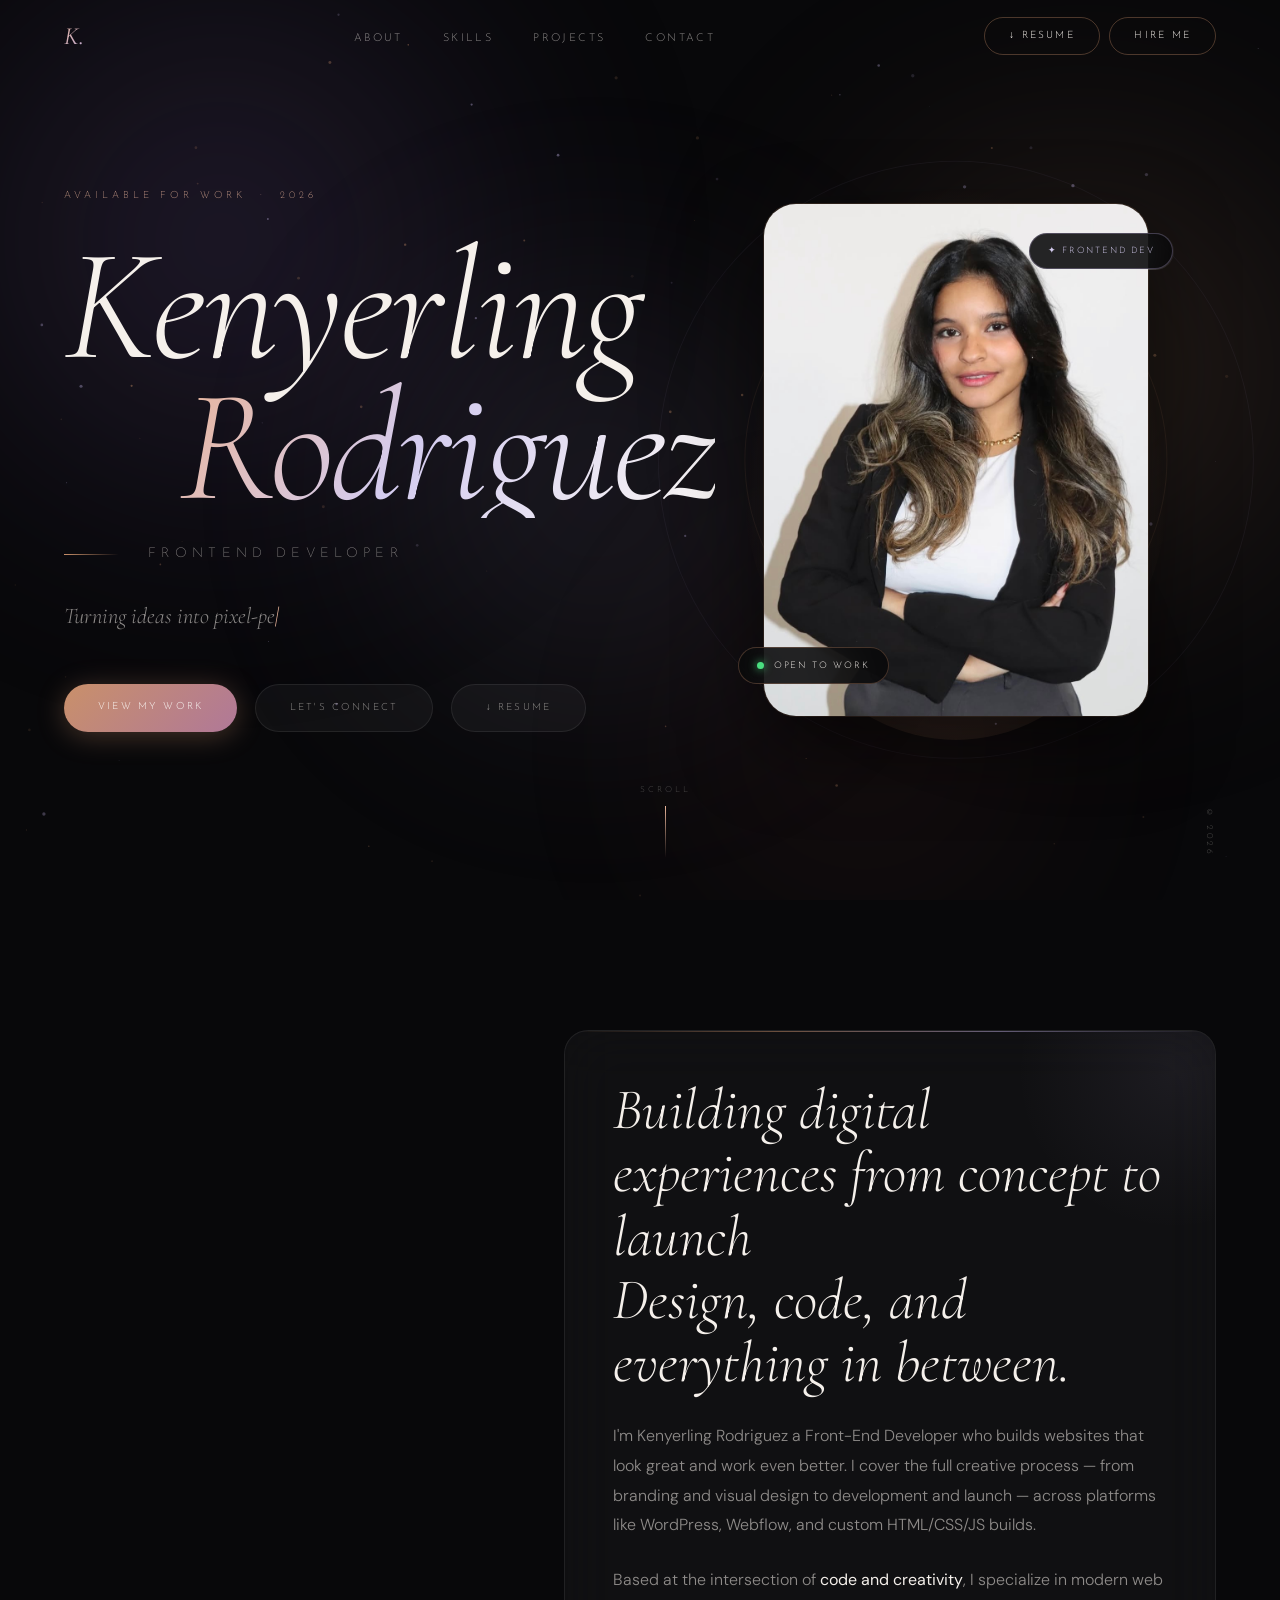
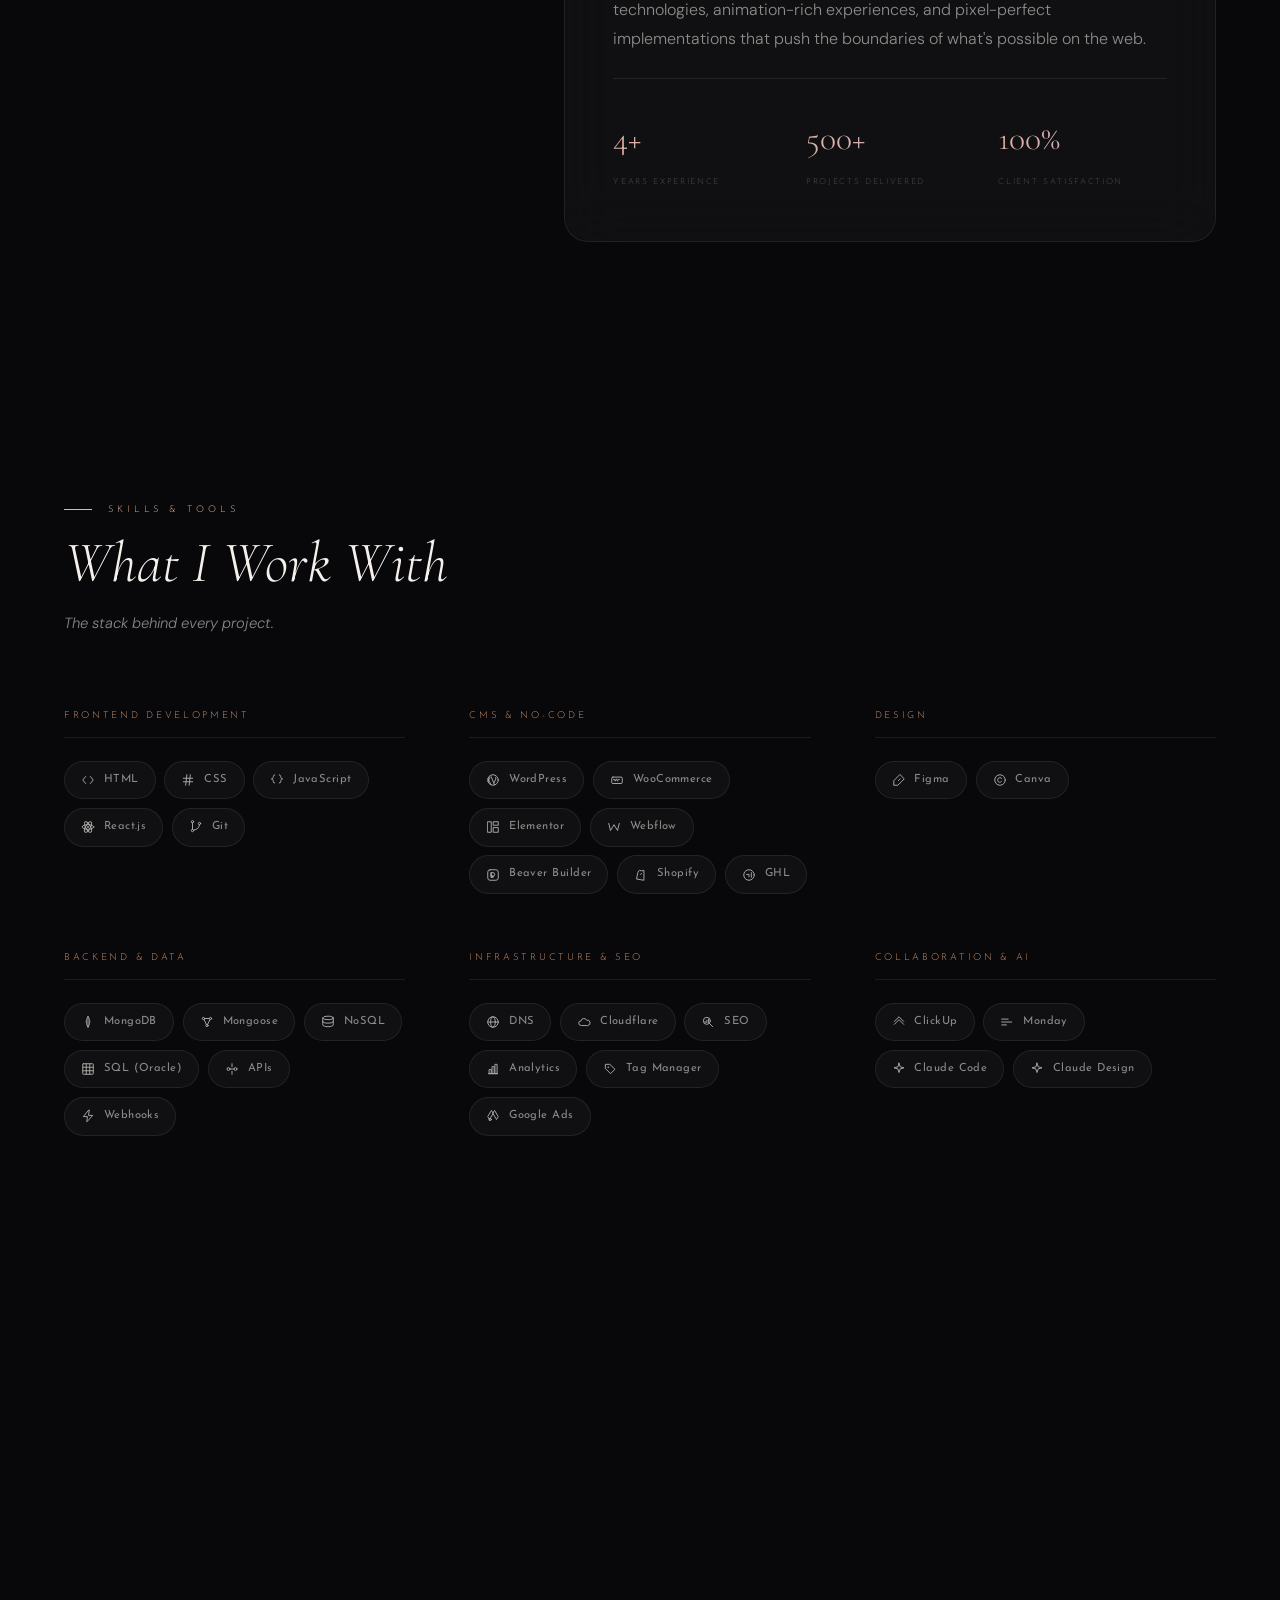
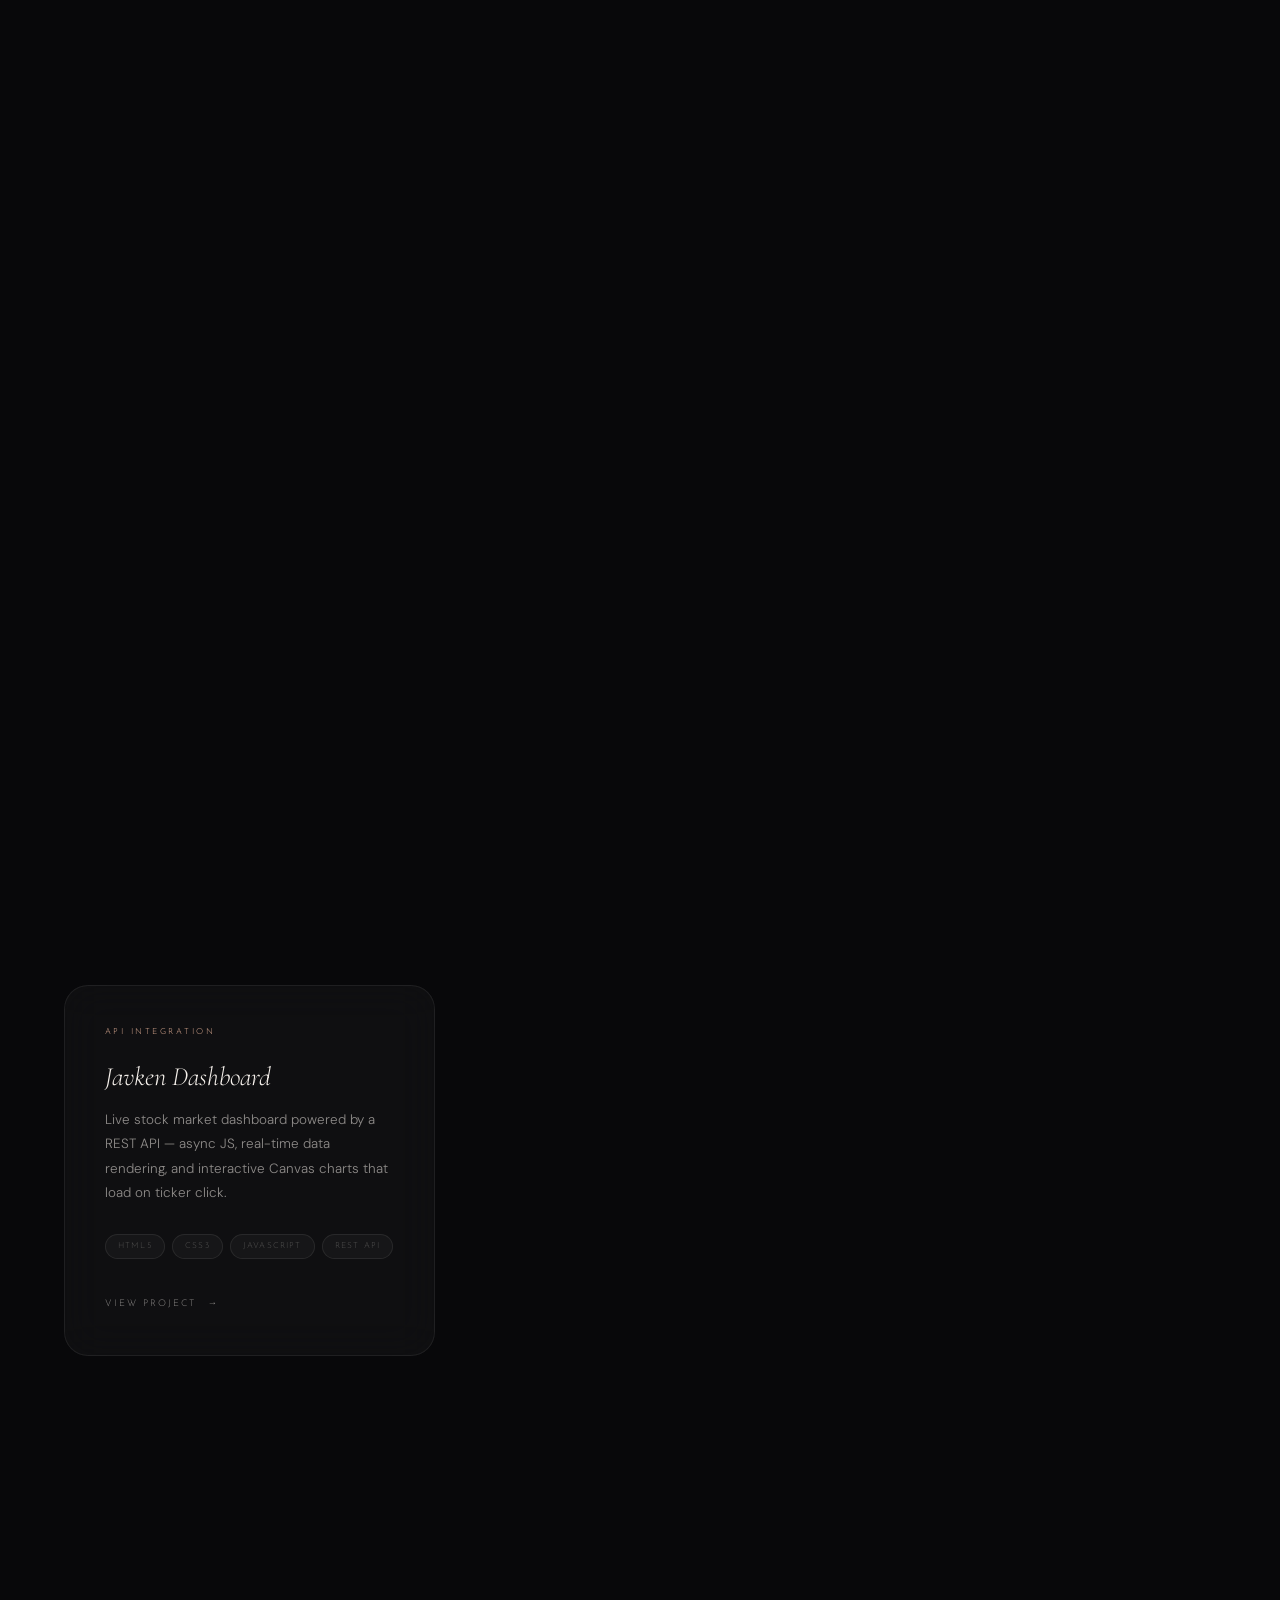
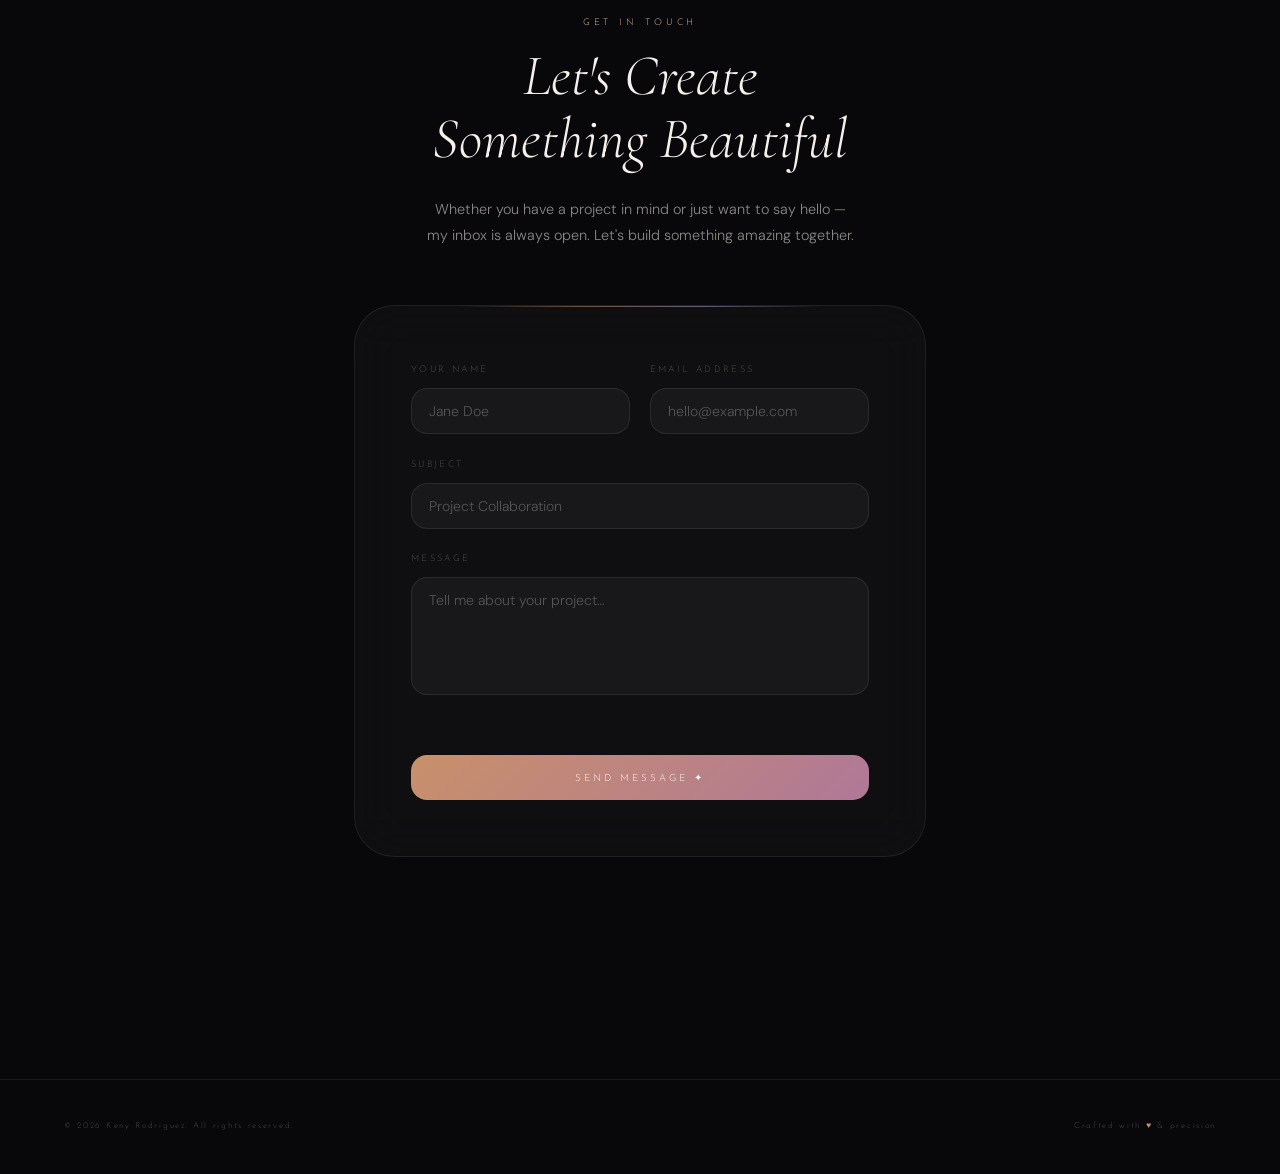
<file: index.html>
<!DOCTYPE html>
<html lang="en">
<head>
  <meta charset="UTF-8" />
  <meta name="viewport" content="width=device-width, initial-scale=1.0" />
  <title>Keny Rodriguez — Frontend Developer</title>
  <link rel="preconnect" href="https://fonts.googleapis.com" />
  <link rel="preconnect" href="https://fonts.gstatic.com" crossorigin />
  <link href="https://fonts.googleapis.com/css2?family=Cormorant:ital,wght@0,300;0,400;0,500;1,300;1,400;1,500;1,600&family=Josefin+Sans:wght@100;200;300;400;600&family=DM+Sans:ital,opsz,wght@0,9..40,300;0,9..40,400;0,9..40,500;1,9..40,300&display=swap" rel="stylesheet" />

  <link rel="stylesheet" href="styles.css?v=2" />

  <!-- PostHog -->
  <script>
    !function(t,e){var o,n,p,r;e.__SV||(window.posthog=e,e._i=[],e.init=function(i,s,a){function g(t,e){var o=e.split(".");2==o.length&&(t=t[o[0]],e=o[1]),t[e]=function(){t.push([e].concat(Array.prototype.slice.call(arguments,0)))}}(p=t.createElement("script")).type="text/javascript",p.crossOrigin="anonymous",p.async=!0,p.src=s.api_host.replace(".i.posthog.com","-assets.i.posthog.com")+"/static/array.js",(r=t.getElementsByTagName("script")[0]).parentNode.insertBefore(p,r);var u=e;for(void 0!==a?u=e[a]=[]:a="posthog",u.people=u.people||[],u.toString=function(t){var e="posthog";return"posthog"!==a&&(e+="."+a),t||(e+=" (stub)"),e},u.people.toString=function(){return u.toString(1)+".people (stub)"},o="init capture register register_once register_for_session unregister unregister_for_session getFeatureFlag getFeatureFlagPayload isFeatureEnabled reloadFeatureFlags updateEarlyAccessFeatureEnrollment getEarlyAccessFeatures on onFeatureFlags onSessionId getSurveys getActiveMatchingSurveys renderSurvey canRenderSurvey getNextSurveyStep identify setPersonProperties group resetGroups setPersonPropertiesForFlags resetPersonPropertiesForFlags setGroupPropertiesForFlags resetGroupPropertiesForFlags reset get_distinct_id getGroups get_session_id get_session_replay_url alias set_config startSessionRecording stopSessionRecording sessionRecordingStarted captureException loadToolbar get_property getSessionProperty createPersonProfile opt_in_capturing opt_out_capturing has_opted_in_capturing has_opted_out_capturing clear_opt_in_out_capturing debug getPageViewId captureTraceFeedback captureTraceMetric".split(" "),n=0;n<o.length;n++)g(u,o[n]);e._i.push([i,s,a])},e.__SV=1)}(document,window.posthog||[]);
    posthog.init('phc_CPDDToW3DamzoTSgzHN8mPrjyf3EPYLUZ7SWWuRMQAAp', {
      api_host: 'https://us.i.posthog.com',
      person_profiles: 'identified_only',
      defaults: '2025-05-24'
    });
  </script>
</head>
<body>

  <!-- Cursor Trail -->
  <canvas class="cursor-trail" id="cursorTrail"></canvas>

  <!-- Aurora -->
  <div class="aurora">
    <div class="blob blob-1"></div>
    <div class="blob blob-2"></div>
    <div class="blob blob-3"></div>
    <div class="blob blob-4"></div>
  </div>

  <!-- Particles -->
  <canvas id="pcv"></canvas>

  <!-- Mobile Menu -->
  <div class="mob-menu" id="mobMenu">
    <button class="mob-close" id="mobClose">✕</button>
    <a href="#about"    onclick="closeMob()">About</a>
    <a href="#skills"   onclick="closeMob()">Skills</a>
    <a href="#projects" onclick="closeMob()">Projects</a>
    <a href="#contact"  onclick="closeMob()">Contact</a>
  </div>

  <!-- Navigation -->
  <nav id="nav">
    <a href="#hero" class="nav-logo">K.</a>
    <ul class="nav-links">
      <li><a href="#about">About</a></li>
      <li><a href="#skills">Skills</a></li>
      <li><a href="#projects">Projects</a></li>
      <li><a href="#contact">Contact</a></li>
    </ul>
    <div style="display:flex;gap:0.6rem;align-items:center;">
      <a href="resume/resume-kenyerling.pdf" download class="nav-btn">↓ Resume</a>
      <a href="#contact" class="nav-btn">Hire Me</a>
    </div>
    <div class="hamburger" id="ham">
      <span></span><span></span><span></span>
    </div>
  </nav>

  <!-- ══ HERO ══ -->
  <section id="hero">

    <!-- Left: Text -->
    <div class="hero-text">
      <p class="hero-eyebrow">Available for work &nbsp;·&nbsp; 2026</p>

      <h1 class="hero-name">
        <span class="hero-name-line">Kenyerling</span>
        <span class="hero-name-line">Rodriguez</span>
      </h1>

      <div class="hero-role-row">
        <div class="hero-divider"></div>
        <span class="hero-role">Frontend Developer</span>
      </div>

      <p class="hero-tagline">
        <span id="tw"></span><span class="tw-cursor">|</span>
      </p>

      <div class="hero-actions">
        <a href="#projects" class="btn-primary"><span>View My Work</span></a>
        <a href="#contact"  class="btn-ghost">Let's Connect</a>
        <a href="resume/resume-kenyerling.pdf" download class="btn-ghost">↓ Resume</a>
      </div>
    </div>

    <!-- Right: Photo -->
    <div class="hero-photo-wrap">
      <div class="deco-ring ring-1"></div>
      <div class="deco-ring ring-2"></div>
      <div class="hero-img-frame">
        <div class="hero-img-glow"></div>
        <img src="/imgs/ken-photo.jpg" alt="Keny Rodriguez"
             class="hero-img"
             onerror="this.style.display='none'" />
        <!-- Floating badge — bottom left -->
        <div class="hero-img-badge">
          <span class="badge-dot"></span>
          <span class="badge-txt">Open to Work</span>
        </div>
        <!-- Floating chip — top right -->
        <div class="hero-img-chip">✦ Frontend Dev</div>
      </div>
    </div>

    <div class="hero-scroll">
      <span class="hero-scroll-txt">Scroll</span>
      <div class="scroll-bar"></div>
    </div>
    <span class="hero-yr">© 2026</span>
  </section>

  <!-- ══ ABOUT ══ -->
  <section id="about">
    <div class="reveal">
      <div class="sec-label">About me</div>
      <div class="about-num">01</div>
    </div>
    <div class="reveal" style="transition-delay:.18s">
      <div class="glass-card">
        <h2 class="sec-title">Building digital experiences from concept to launch<br><em>Design, code, and everything in between.</em></h2>
        <p class="about-bio"> I'm Kenyerling Rodriguez a
          Front-End Developer who builds websites that look great and work even better. I cover the full creative process — from branding and visual design to development and launch — across platforms like WordPress, Webflow, and custom HTML/CSS/JS builds.</p>
        <p class="about-bio">
          Based at the intersection of <strong>code and creativity</strong>, I specialize in
          modern web technologies, animation-rich experiences, and pixel-perfect implementations
          that push the boundaries of what's possible on the web.
        </p>
        <div class="about-stats">
          <div><span class="stat-n">4+</span><span class="stat-l">Years Experience</span></div>
          <div><span class="stat-n">500+</span><span class="stat-l">Projects Delivered</span></div>
          <div><span class="stat-n">100%</span><span class="stat-l">Client Satisfaction</span></div>
        </div>
      </div>
    </div>
  </section>

  <!-- ══ SKILLS ══ -->
  <section id="skills">
    <div class="reveal">
      <div class="sec-label">Skills &amp; Tools</div>
      <h2 class="sec-title" style="margin-bottom:.6rem">What I <em>Work With</em></h2>
      <p class="skills-sub">The stack behind every project.</p>
    </div>

    <div class="toolkit-grid reveal" id="toolkitGrid" style="transition-delay:.16s"></div>
  </section>

  <!-- ══ PROJECTS ══ -->
  <section id="projects">
    <div class="proj-header reveal">
      <div>
        <div class="sec-label">Selected Work</div>
        <h2 class="sec-title">Projects</h2>
      </div>
      <a href="#contact" class="btn-ghost" style="white-space:nowrap">All Projects →</a>
    </div>
    <div class="proj-grid" id="pgrid"></div>
  </section>

  <!-- ══ CONTACT ══ -->
  <section id="contact">
    <div class="reveal">
      <div class="sec-label center">Get in Touch</div>
      <h2 class="sec-title">Let's Create<br><em>Something Beautiful</em></h2>
      <p class="contact-sub">
        Whether you have a project in mind or just want to say hello —<br>
        my inbox is always open. Let's build something amazing together.
      </p>
    </div>
    <div class="cform reveal" style="transition-delay:.18s">
      <form id="cfrm" novalidate>
        <div class="frow">
          <div class="fgrp">
            <label for="fn">Your Name</label>
            <input type="text" id="fn" name="name" placeholder="Jane Doe" autocomplete="off" />
          </div>
          <div class="fgrp">
            <label for="fe">Email Address</label>
            <input type="email" id="fe" name="email" placeholder="hello@example.com" autocomplete="off" />
          </div>
        </div>
        <div class="fgrp">
          <label for="fs">Subject</label>
          <input type="text" id="fs" name="subject" placeholder="Project Collaboration" autocomplete="off" />
        </div>
        <div class="fgrp">
          <label for="fm">Message</label>
          <textarea id="fm" name="message" rows="5" placeholder="Tell me about your project…"></textarea>
        </div>
        <button type="submit" class="fsub"><span id="fsubtxt">Send Message ✦</span></button>
      </form>
    </div>
    <div class="socials reveal" style="transition-delay:.3s">
      <a href="https://github.com/KenPaolaRod?tab=repositories" target="_blank" rel="noopener">GitHub</a>
      <a href="https://www.linkedin.com/in/kenyerling-rodriguez/" target="_blank" rel="noopener">LinkedIn</a>
    </div>
  </section>

  <!-- Footer -->
  <footer>
    <p class="ft">© 2026 Keny Rodriguez. All rights reserved.</p>
    <p class="ft">Crafted with <span class="ft-heart">♥</span> &amp; precision</p>
  </footer>

<script src="script.js?v=4"></script>
</body>
</html>
</file>
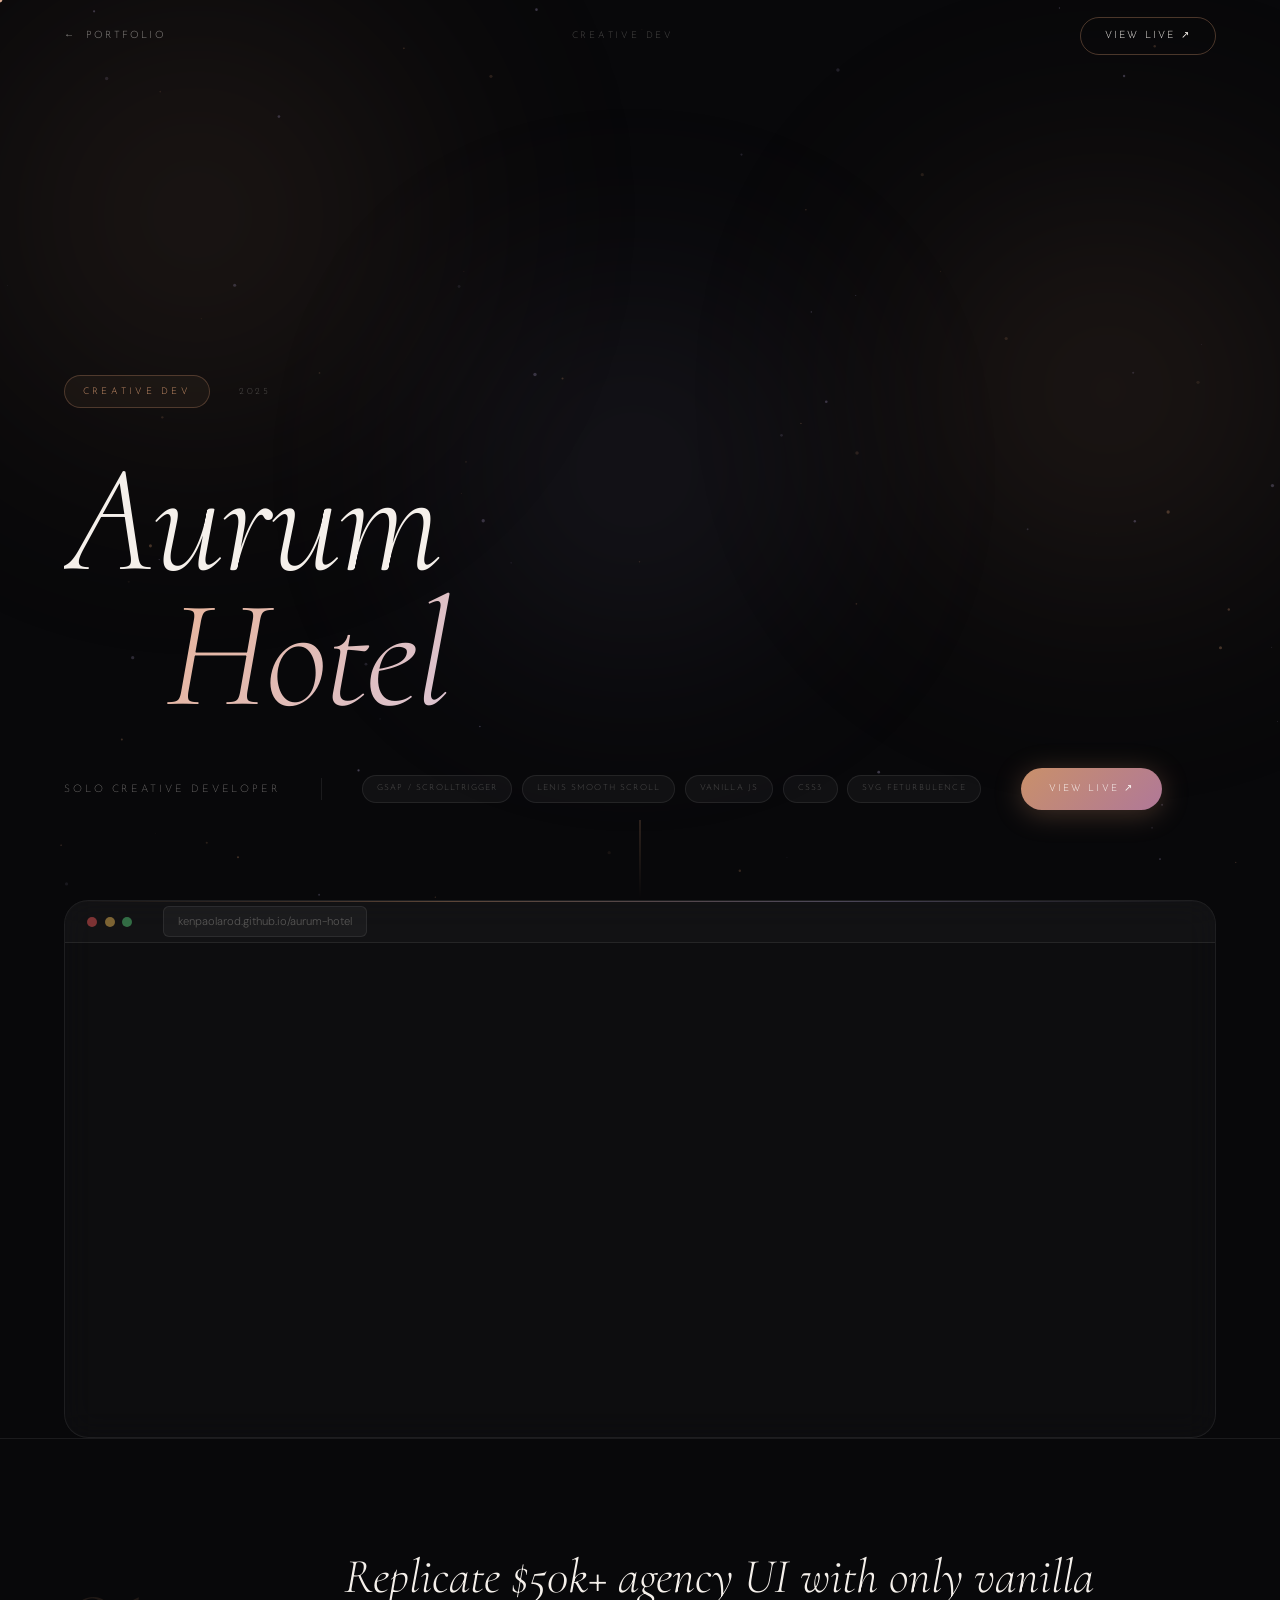
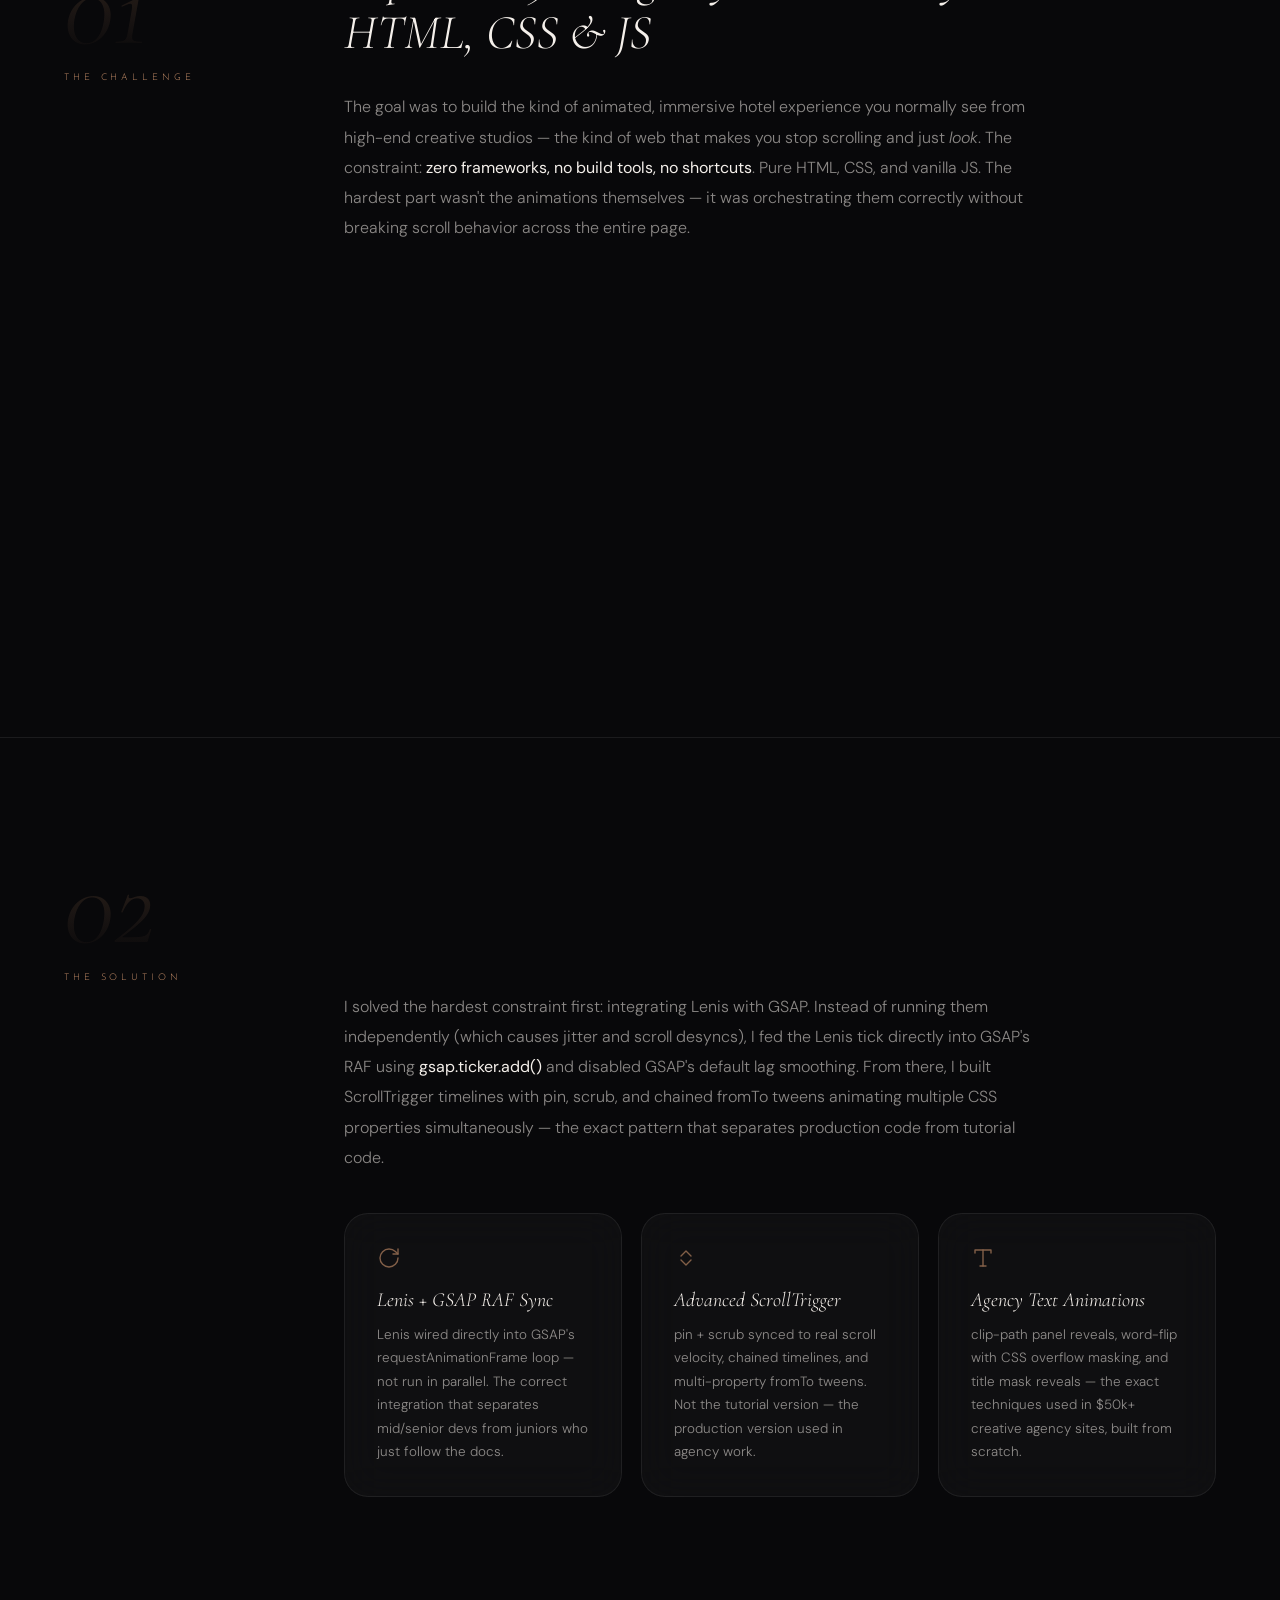
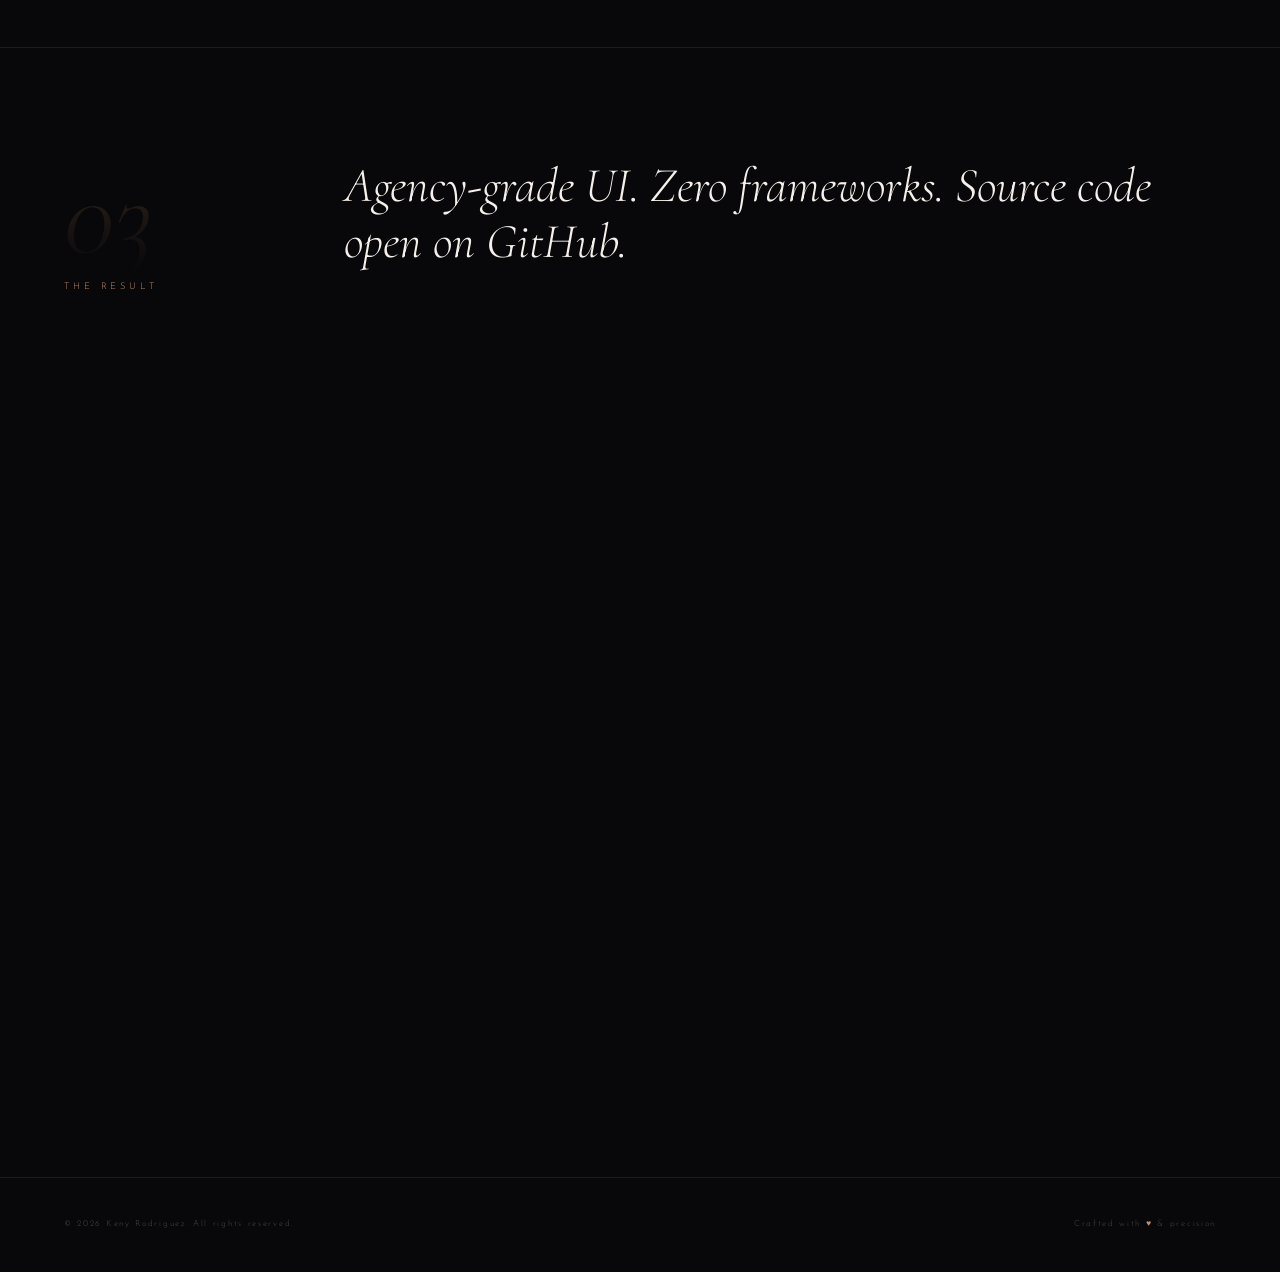
<file: project.html>
<!DOCTYPE html>
<html lang="en">
<head>
  <meta charset="UTF-8" />
  <meta name="viewport" content="width=device-width, initial-scale=1.0" />
  <title>Case Study — Keny Rodriguez</title>
  <link rel="preconnect" href="https://fonts.googleapis.com" />
  <link rel="preconnect" href="https://fonts.gstatic.com" crossorigin />
  <link href="https://fonts.googleapis.com/css2?family=Cormorant:ital,wght@0,300;0,400;1,300;1,400;1,500;1,600&family=Josefin+Sans:wght@100;200;300;400;600&family=DM+Sans:ital,opsz,wght@0,9..40,300;0,9..40,400;0,9..40,500;1,9..40,300&display=swap" rel="stylesheet" />

  <!-- PostHog -->
  <script>
    !function(t,e){var o,n,p,r;e.__SV||(window.posthog=e,e._i=[],e.init=function(i,s,a){function g(t,e){var o=e.split(".");2==o.length&&(t=t[o[0]],e=o[1]),t[e]=function(){t.push([e].concat(Array.prototype.slice.call(arguments,0)))}}(p=t.createElement("script")).type="text/javascript",p.crossOrigin="anonymous",p.async=!0,p.src=s.api_host.replace(".i.posthog.com","-assets.i.posthog.com")+"/static/array.js",(r=t.getElementsByTagName("script")[0]).parentNode.insertBefore(p,r);var u=e;for(void 0!==a?u=e[a]=[]:a="posthog",u.people=u.people||[],u.toString=function(t){var e="posthog";return"posthog"!==a&&(e+="."+a),t||(e+=" (stub)"),e},u.people.toString=function(){return u.toString(1)+".people (stub)"},o="init capture register register_once register_for_session unregister unregister_for_session getFeatureFlag getFeatureFlagPayload isFeatureEnabled reloadFeatureFlags updateEarlyAccessFeatureEnrollment getEarlyAccessFeatures on onFeatureFlags onSessionId getSurveys getActiveMatchingSurveys renderSurvey canRenderSurvey getNextSurveyStep identify setPersonProperties group resetGroups setPersonPropertiesForFlags resetPersonPropertiesForFlags setGroupPropertiesForFlags resetGroupPropertiesForFlags reset get_distinct_id getGroups get_session_id get_session_replay_url alias set_config startSessionRecording stopSessionRecording sessionRecordingStarted captureException loadToolbar get_property getSessionProperty createPersonProfile opt_in_capturing opt_out_capturing has_opted_in_capturing has_opted_out_capturing clear_opt_in_out_capturing debug getPageViewId captureTraceFeedback captureTraceMetric".split(" "),n=0;n<o.length;n++)g(u,o[n]);e._i.push([i,s,a])},e.__SV=1)}(document,window.posthog||[]);
    posthog.init('phc_CPDDToW3DamzoTSgzHN8mPrjyf3EPYLUZ7SWWuRMQAAp', {
      api_host: 'https://us.i.posthog.com',
      person_profiles: 'identified_only',
      defaults: '2025-05-24'
    });
  </script>
  <style>
    /* ─── TOKENS ─── */
    :root {
      --bg:           #08080A;
      --bg-2:         #0E0E11;
      --surface:      rgba(255,255,255,0.04);
      --border:       rgba(255,255,255,0.08);
      --border-gold:  rgba(201,144,106,0.35);
      --border-lav:   rgba(184,169,217,0.25);
      --rose:         #C9906A;
      --rose-light:   #E8B49A;
      --lavender:     #B8A9D9;
      --lavender-light:#D4CCEF;
      --ivory:        #FAF7F4;
      --text-1:       #F5F0EB;
      --text-2:       rgba(245,240,235,0.55);
      --text-3:       rgba(245,240,235,0.28);
      --f-display:    'Cormorant', serif;
      --f-ui:         'Josefin Sans', sans-serif;
      --f-body:       'DM Sans', sans-serif;
      --ease:         cubic-bezier(0.25, 0.46, 0.45, 0.94);
      --ease-out:     cubic-bezier(0.22, 1, 0.36, 1);
      --radius-md:    16px;
      --radius-lg:    24px;
      --radius-xl:    40px;
      /* overridden per project by JS */
      --accent:       #C9906A;
      --accent-rgb:   201,144,106;
    }

    /* ─── RESET ─── */
    *, *::before, *::after { margin:0; padding:0; box-sizing:border-box; }
    html { scroll-behavior:smooth; scroll-padding-top:80px; }
    body {
      background: var(--bg); color: var(--text-1);
      font-family: var(--f-body); font-weight: 300;
      line-height: 1.65; overflow-x: hidden; cursor: none;
    }
    ::selection { background: rgba(var(--accent-rgb),0.25); color: var(--ivory); }

    /* ─── CURSOR ─── */
    @media (max-width:768px) { body { cursor:auto; } #cursorTrail { display:none; } }

    /* ─── AURORA ─── */
    .aurora { position:fixed; inset:0; z-index:0; pointer-events:none; overflow:hidden; }
    .blob { position:absolute; border-radius:50%; filter:blur(130px); opacity:0.28; will-change:transform; }
    .blob-1 { width:700px; height:700px; top:-15%; left:-12%; animation:float1 28s ease-in-out infinite; }
    .blob-2 { width:600px; height:600px; top:10%; right:-10%; opacity:0.2; animation:float2 34s ease-in-out infinite; }
    .blob-3 { width:500px; height:500px; bottom:20%; left:30%; opacity:0.18; animation:float3 22s ease-in-out infinite; }
    @keyframes float1 { 0%,100%{transform:translate(0,0) scale(1)} 33%{transform:translate(60px,-80px) scale(1.08)} 66%{transform:translate(-40px,55px) scale(0.94)} }
    @keyframes float2 { 0%,100%{transform:translate(0,0) scale(1)} 40%{transform:translate(-70px,45px) scale(1.1)} 70%{transform:translate(45px,-60px) scale(0.97)} }
    @keyframes float3 { 0%,100%{transform:translate(0,0) scale(1)} 50%{transform:translate(55px,70px) scale(1.05)} }

    /* ─── PARTICLES ─── */
    #pcv { position:fixed; inset:0; z-index:1; pointer-events:none; }

    /* ─── NAV ─── */
    nav {
      position:fixed; top:0; left:0; right:0; z-index:900;
      padding:0 5%; height:72px;
      display:flex; align-items:center; justify-content:space-between;
      transition:background 0.4s, backdrop-filter 0.4s;
    }
    nav.scrolled {
      background:rgba(8,8,10,0.78); backdrop-filter:blur(22px); -webkit-backdrop-filter:blur(22px);
      border-bottom:1px solid var(--border);
    }
    .nav-back {
      font-family:var(--f-ui); font-size:0.63rem; font-weight:300;
      letter-spacing:0.22em; text-transform:uppercase;
      color:var(--text-2); text-decoration:none;
      display:flex; align-items:center; gap:0.6rem;
      transition:color 0.25s;
    }
    .nav-back:hover { color:var(--text-1); }
    .nav-back::before { content:'←'; transition:transform 0.25s; }
    .nav-back:hover::before { transform:translateX(-4px); }
    .nav-tag { font-family:var(--f-ui); font-size:0.58rem; font-weight:300; letter-spacing:0.3em; text-transform:uppercase; color:var(--text-3); }
    .nav-live {
      font-family:var(--f-ui); font-size:0.63rem; font-weight:300;
      letter-spacing:0.22em; text-transform:uppercase;
      color:var(--text-1); text-decoration:none;
      padding:10px 24px; border:1px solid var(--border-gold); border-radius:40px;
      transition:all 0.25s; background:transparent;
    }
    .nav-live:hover { background:rgba(var(--accent-rgb),0.1); border-color:var(--accent); box-shadow:0 0 24px rgba(var(--accent-rgb),0.2); }

    /* ─── SHARED ─── */
    @keyframes fu { to { opacity:1; transform:translateY(0); } }
    @keyframes su { to { opacity:1; transform:translateY(0); } }
    .reveal { opacity:0; transform:translateY(44px); transition:opacity 0.85s var(--ease-out), transform 0.85s var(--ease-out); }
    .reveal.in { opacity:1; transform:translateY(0); }

    /* ─── PROJECT HERO ─── */
    #proj-hero {
      position:relative; z-index:2;
      min-height:100vh; display:flex; flex-direction:column; justify-content:flex-end;
      padding:140px 5% 90px; overflow:hidden;
    }
    .ph-meta {
      display:flex; align-items:center; gap:1.8rem; margin-bottom:2.8rem;
      opacity:0; transform:translateY(16px);
      animation:fu 0.7s 0.3s var(--ease-out) forwards;
    }
    .ph-tag {
      font-family:var(--f-ui); font-size:0.58rem; font-weight:300;
      letter-spacing:0.35em; text-transform:uppercase; color:var(--accent);
      padding:8px 18px; border:1px solid rgba(var(--accent-rgb),0.3);
      border-radius:40px; background:rgba(var(--accent-rgb),0.06);
    }
    .ph-year { font-family:var(--f-ui); font-size:0.58rem; font-weight:300; letter-spacing:0.3em; text-transform:uppercase; color:var(--text-3); }
    .ph-title {
      font-family:var(--f-display); font-style:italic; font-weight:300;
      font-size:clamp(4rem, 12vw, 11rem); line-height:0.88; letter-spacing:-0.02em;
      overflow:hidden; margin-bottom:2.8rem;
    }
    .ph-tl {
      display:block; opacity:0; transform:translateY(105%);
      animation:su 0.95s var(--ease-out) forwards;
    }
    .ph-tl:nth-child(1) { animation-delay:0.45s; }
    .ph-tl:nth-child(2) {
      animation-delay:0.62s;
      margin-left:clamp(2rem, 8vw, 8rem);
      background:linear-gradient(125deg, var(--rose-light) 0%, var(--lavender-light) 50%, var(--ivory) 100%);
      -webkit-background-clip:text; -webkit-text-fill-color:transparent; background-clip:text;
    }
    .ph-footer {
      display:flex; align-items:center; gap:2.5rem; flex-wrap:wrap;
      opacity:0; animation:fu 0.7s 1s var(--ease-out) forwards;
    }
    .ph-role { font-family:var(--f-ui); font-size:0.65rem; font-weight:200; letter-spacing:0.28em; text-transform:uppercase; color:var(--text-2); }
    .ph-sep  { width:1px; height:22px; background:var(--border); flex-shrink:0; }
    .ph-techs { display:flex; gap:0.6rem; flex-wrap:wrap; }
    .ph-techs span {
      font-family:var(--f-ui); font-size:0.52rem; letter-spacing:0.14em; text-transform:uppercase;
      padding:6px 14px; border:1px solid var(--border); border-radius:20px;
      color:var(--text-3); background:var(--surface);
    }
    .ph-cta {
      font-family:var(--f-ui); font-size:0.6rem; font-weight:300;
      letter-spacing:0.22em; text-transform:uppercase;
      text-decoration:none; padding:13px 28px; border-radius:40px;
      background:linear-gradient(135deg, var(--rose) 0%, #B07898 100%);
      color:var(--ivory); border:none; cursor:pointer;
      box-shadow:0 4px 28px rgba(var(--accent-rgb),0.3);
      transition:all 0.3s; position:relative; overflow:hidden;
    }
    .ph-cta::before { content:''; position:absolute; inset:0; background:linear-gradient(135deg, var(--rose-light), var(--lavender)); opacity:0; transition:opacity 0.3s; }
    .ph-cta:hover::before { opacity:1; }
    .ph-cta:hover { transform:translateY(-3px); box-shadow:0 10px 44px rgba(var(--accent-rgb),0.45); }
    .ph-cta span { position:relative; z-index:1; }
    .ph-scroll-line {
      position:absolute; bottom:0; left:50%; transform:translateX(-50%);
      width:1px; height:80px; background:linear-gradient(to bottom, rgba(var(--accent-rgb),0.4), transparent);
    }

    /* ─── VISUAL SHOWCASE ─── */
    .proj-visual {
      position:relative; z-index:2;
      margin:0 5%; border-radius:var(--radius-lg);
      overflow:hidden; border:1px solid rgba(255,255,255,0.07);
      background:rgba(255,255,255,0.025); backdrop-filter:blur(16px);
      height:clamp(280px, 42vw, 560px);
    }
    .proj-visual::before {
      content:''; position:absolute; top:0; left:0; right:0; height:1px;
      background:linear-gradient(90deg, transparent, rgba(var(--accent-rgb),0.4), rgba(184,169,217,0.35), transparent);
    }
    .pv-chrome {
      position:absolute; top:0; left:0; right:0; height:42px;
      border-bottom:1px solid var(--border);
      display:flex; align-items:center; padding:0 1.4rem; gap:0.45rem;
      background:rgba(255,255,255,0.02);
    }
    .pv-dot { width:10px; height:10px; border-radius:50%; flex-shrink:0; }
    .pv-dot:nth-child(1) { background:rgba(255,92,92,0.45); }
    .pv-dot:nth-child(2) { background:rgba(255,200,92,0.45); }
    .pv-dot:nth-child(3) { background:rgba(92,220,130,0.45); }
    .pv-url {
      margin-left:1.5rem; background:rgba(255,255,255,0.04); border:1px solid var(--border);
      border-radius:6px; padding:5px 14px;
      font-family:var(--f-body); font-size:0.7rem; color:var(--text-3); min-width:200px;
    }
    .pv-content {
      position:absolute; inset:0; top:42px;
      display:flex; align-items:center; justify-content:center; padding:2rem;
      overflow:hidden;
    }
    .pv-content:has(img) { padding:0; align-items:flex-start; }
    .pv-content img {
      width:100%; height:100%;
      object-fit:cover; object-position:center 0%;
      display:block;
      animation:pv-scroll 10s cubic-bezier(0.45,0,0.55,1) 1.8s infinite alternate;
    }
    @keyframes pv-scroll {
      0%,12%  { object-position:center 0%; }
      88%,100% { object-position:center 100%; }
    }

    /* ─── CASE SECTIONS ─── */
    .case-section {
      position:relative; z-index:2;
      padding:110px 5%;
      display:grid; grid-template-columns:200px 1fr;
      gap:5rem; align-items:start;
      border-top:1px solid var(--border);
    }
    .cs-aside { position:sticky; top:100px; }
    .cs-num {
      font-family:var(--f-display); font-style:italic; font-weight:300;
      font-size:clamp(5rem, 9vw, 9rem); line-height:1;
      background:linear-gradient(180deg, rgba(var(--accent-rgb),0.22) 0%, transparent 100%);
      -webkit-background-clip:text; -webkit-text-fill-color:transparent; background-clip:text;
      user-select:none;
    }
    .cs-lbl {
      font-family:var(--f-ui); font-size:0.58rem; font-weight:300;
      letter-spacing:0.42em; text-transform:uppercase; color:var(--accent);
      margin-top:0.4rem;
    }
    .cs-headline {
      font-family:var(--f-display); font-style:italic; font-weight:300;
      font-size:clamp(1.9rem, 3.8vw, 3.2rem); line-height:1.15;
      margin-bottom:2rem;
    }
    .cs-text {
      font-size:1rem; line-height:1.88; color:var(--text-2);
      margin-bottom:2.5rem; max-width:700px;
    }
    .cs-text strong { color:var(--text-1); font-weight:400; }

    /* Pain point list */
    .cs-points { list-style:none; display:flex; flex-direction:column; gap:1rem; margin-bottom:2.5rem; }
    .cs-points li {
      display:flex; align-items:flex-start; gap:1rem;
      padding:1.2rem 1.5rem;
      background:rgba(255,255,255,0.025); border:1px solid var(--border);
      border-radius:var(--radius-md);
      font-size:0.9rem; color:var(--text-2); line-height:1.65;
      transition:border-color 0.25s, background 0.25s;
    }
    .cs-points li:hover { border-color:rgba(var(--accent-rgb),0.2); background:rgba(var(--accent-rgb),0.03); }
    .cs-points li::before { content:'✦'; color:var(--accent); font-size:0.5rem; flex-shrink:0; margin-top:0.4rem; opacity:0.65; }

    /* Solution cards */
    .cs-cards { display:grid; grid-template-columns:repeat(3,1fr); gap:1.2rem; margin-bottom:2.5rem; }
    .cs-card {
      background:rgba(255,255,255,0.03); backdrop-filter:blur(20px);
      border:1px solid rgba(255,255,255,0.07);
      border-radius:var(--radius-lg); padding:2rem;
      position:relative; overflow:hidden;
      transition:border-color 0.35s, box-shadow 0.35s, transform 0.35s;
      transform-style:preserve-3d; will-change:transform;
    }
    .cs-card::before {
      content:''; position:absolute; top:0; left:0; right:0; height:1px;
      background:linear-gradient(90deg, transparent, rgba(var(--accent-rgb),0.35), transparent);
      opacity:0; transition:opacity 0.35s;
    }
    .cs-card:hover::before { opacity:1; }
    .cs-card:hover { border-color:rgba(var(--accent-rgb),0.22); box-shadow:0 20px 56px rgba(0,0,0,0.35), 0 0 30px rgba(var(--accent-rgb),0.05); }
    .cs-card-ico { font-size:1.4rem; margin-bottom:1.1rem; display:block; opacity:0.65; line-height:0; color:rgba(var(--accent-rgb),0.95); }
    .cs-card-ico svg { width:1.5rem; height:1.5rem; stroke:currentColor; fill:none; stroke-width:1.4; stroke-linecap:round; stroke-linejoin:round; }
    .cs-card-title { font-family:var(--f-display); font-style:italic; font-weight:300; font-size:1.25rem; margin-bottom:0.7rem; line-height:1.2; }
    .cs-card-txt { font-size:0.84rem; color:var(--text-2); line-height:1.75; }

    /* Result stats */
    .cs-stats { display:grid; grid-template-columns:repeat(3,1fr); gap:1.2rem; margin-bottom:2.5rem; }
    .cs-stat {
      background:rgba(255,255,255,0.03); backdrop-filter:blur(20px);
      border:1px solid rgba(var(--accent-rgb),0.14);
      border-radius:var(--radius-lg); padding:2.5rem 2rem; text-align:center;
      position:relative; overflow:hidden;
      transition:border-color 0.35s, box-shadow 0.35s, transform 0.35s;
      transform-style:preserve-3d; will-change:transform;
    }
    .cs-stat::before {
      content:''; position:absolute; top:0; left:20%; right:20%; height:1px;
      background:linear-gradient(90deg, transparent, rgba(var(--accent-rgb),0.5), transparent);
    }
    .cs-stat:hover { border-color:rgba(var(--accent-rgb),0.32); box-shadow:0 16px 50px rgba(var(--accent-rgb),0.1); }
    .cs-stat-n {
      font-family:var(--f-display); font-style:italic; font-weight:300;
      font-size:clamp(2.6rem, 5vw, 4.5rem); line-height:1; display:block; margin-bottom:0.5rem;
      background:linear-gradient(135deg, var(--rose-light), var(--lavender));
      -webkit-background-clip:text; -webkit-text-fill-color:transparent; background-clip:text;
    }
    .cs-stat-l { font-family:var(--f-ui); font-size:0.54rem; font-weight:300; letter-spacing:0.26em; text-transform:uppercase; color:var(--text-3); }
    .cs-stat-desc { font-size:0.82rem; color:var(--text-2); line-height:1.65; margin-top:1rem; }

    /* ─── NEXT PROJECT ─── */
    #next-proj {
      position:relative; z-index:2; padding:80px 5%;
      border-top:1px solid var(--border);
      display:flex; align-items:center; justify-content:space-between; gap:2rem;
    }
    .np-lbl { font-family:var(--f-ui); font-size:0.56rem; font-weight:300; letter-spacing:0.4em; text-transform:uppercase; color:var(--text-3); margin-bottom:0.8rem; }
    .np-title { font-family:var(--f-display); font-style:italic; font-weight:300; font-size:clamp(2rem, 4.5vw, 3.8rem); line-height:1.1; }
    .np-btn {
      font-family:var(--f-ui); font-size:0.6rem; font-weight:300;
      letter-spacing:0.22em; text-transform:uppercase;
      text-decoration:none; padding:14px 30px; border-radius:40px;
      border:1px solid var(--border-gold); color:var(--text-1);
      white-space:nowrap; transition:all 0.25s; background:transparent;
      display:flex; align-items:center; gap:0.7rem;
    }
    .np-btn::after { content:'→'; transition:transform 0.25s; }
    .np-btn:hover { background:rgba(var(--accent-rgb),0.1); box-shadow:0 0 28px rgba(var(--accent-rgb),0.2); }
    .np-btn:hover::after { transform:translateX(5px); }

    /* ─── FOOTER ─── */
    footer { position:relative; z-index:2; border-top:1px solid var(--border); padding:2.5rem 5%; display:flex; align-items:center; justify-content:space-between; }
    .ft { font-family:var(--f-ui); font-size:0.53rem; letter-spacing:0.2em; color:var(--text-3); }
    .ft-heart { color:var(--rose); }

    /* ─── RESPONSIVE ─── */
    @media(max-width:1024px) { .cs-cards { grid-template-columns:1fr 1fr; } }
    @media(max-width:768px) {
      body { cursor:auto; }
      .c-dot, .c-ring { display:none; }
      .case-section { grid-template-columns:1fr; gap:2rem; padding:80px 6%; }
      .cs-aside { position:static; display:flex; align-items:baseline; gap:1.2rem; }
      .cs-lbl { margin-top:0; }
      .cs-cards { grid-template-columns:1fr; }
      .cs-stats { grid-template-columns:1fr 1fr; }
      #next-proj { flex-direction:column; align-items:flex-start; }
      .proj-visual { margin:0 4%; height:clamp(200px, 52vw, 380px); }
      #proj-hero { padding:120px 6% 80px; }
      .ph-footer { flex-direction:column; align-items:flex-start; gap:1.5rem; }
      .ph-sep { display:none; }
      .nav-tag { display:none; }
      footer { flex-direction:column; gap:0.8rem; text-align:center; }
    }
    @media(max-width:480px) {
      .cs-stats { grid-template-columns:1fr; }
      .cs-cards { grid-template-columns:1fr; }
    }
  </style>
</head>
<body>

  <canvas class="cursor-trail" id="cursorTrail" style="position:fixed;inset:0;width:100vw;height:100vh;pointer-events:none;z-index:10000;"></canvas>

  <div class="aurora">
    <div class="blob blob-1" id="ablob1" style="background:radial-gradient(circle,#7B5EA7 0%,transparent 65%)"></div>
    <div class="blob blob-2" style="background:radial-gradient(circle,#C9906A 0%,transparent 65%)"></div>
    <div class="blob blob-3" style="background:radial-gradient(circle,#B8A9D9 0%,transparent 65%)"></div>
  </div>

  <canvas id="pcv"></canvas>

  <nav id="nav">
    <a href="index.html" class="nav-back">Portfolio</a>
    <span class="nav-tag" id="navTag">Case Study</span>
    <a href="#" class="nav-live" id="navLive" target="_blank">View Live ↗</a>
  </nav>

  <!-- Hero -->
  <section id="proj-hero">
    <div class="ph-meta">
      <span class="ph-tag" id="phTag"></span>
      <span class="ph-year" id="phYear"></span>
    </div>
    <h1 class="ph-title" id="phTitle"></h1>
    <div class="ph-footer">
      <span class="ph-role" id="phRole"></span>
      <div class="ph-sep"></div>
      <div class="ph-techs" id="phTechs"></div>
      <a href="#" class="ph-cta" id="phCta" target="_blank"><span>View Live ↗</span></a>
    </div>
    <div class="ph-scroll-line"></div>
  </section>

  <!-- Visual showcase -->
  <div class="proj-visual reveal">
    <div class="pv-chrome">
      <div class="pv-dot"></div>
      <div class="pv-dot"></div>
      <div class="pv-dot"></div>
      <span class="pv-url" id="pvUrl"></span>
    </div>
    <div class="pv-content" id="pvContent"></div>
  </div>

  <!-- 01 El Reto -->
  <section class="case-section">
    <div class="cs-aside reveal">
      <div class="cs-num">01</div>
      <div class="cs-lbl">The Challenge</div>
    </div>
    <div>
      <h2 class="cs-headline reveal" id="retoH"></h2>
      <p  class="cs-text reveal"    id="retoT" style="transition-delay:.12s"></p>
      <ul class="cs-points reveal"  id="retoP" style="transition-delay:.22s"></ul>
    </div>
  </section>

  <!-- 02 La Solución -->
  <section class="case-section">
    <div class="cs-aside reveal" style="transition-delay:.05s">
      <div class="cs-num">02</div>
      <div class="cs-lbl">The Solution</div>
    </div>
    <div>
      <h2 class="cs-headline reveal" id="solH"></h2>
      <p  class="cs-text reveal"    id="solT" style="transition-delay:.12s"></p>
      <div class="cs-cards reveal"  id="solC" style="transition-delay:.22s"></div>
    </div>
  </section>

  <!-- 03 El Resultado -->
  <section class="case-section">
    <div class="cs-aside reveal" style="transition-delay:.05s">
      <div class="cs-num">03</div>
      <div class="cs-lbl">The Result</div>
    </div>
    <div>
      <h2 class="cs-headline reveal" id="resH"></h2>
      <p  class="cs-text reveal"    id="resT" style="transition-delay:.12s"></p>
      <div class="cs-stats reveal"  id="resS" style="transition-delay:.22s"></div>
    </div>
  </section>

  <!-- Next project -->
  <section id="next-proj" class="reveal">
    <div>
      <p class="np-lbl">Next Project</p>
      <h3 class="np-title" id="npTitle"></h3>
    </div>
    <a href="#" class="np-btn" id="npBtn">View Project</a>
  </section>

  <footer>
    <p class="ft">© 2026 Keny Rodriguez. All rights reserved.</p>
    <p class="ft">Crafted with <span class="ft-heart">♥</span> &amp; precision</p>
  </footer>

<script>
/* ── Cursor Trail ── */
const trailCanvas=document.getElementById('cursorTrail');
const tctx=trailCanvas.getContext('2d',{alpha:true});
let TW,TH;
function resizeTrail(){const dpr=window.devicePixelRatio||1;TW=window.innerWidth;TH=window.innerHeight;trailCanvas.width=TW*dpr;trailCanvas.height=TH*dpr;trailCanvas.style.width=TW+'px';trailCanvas.style.height=TH+'px';tctx.scale(dpr,dpr);}
resizeTrail();window.addEventListener('resize',resizeTrail);
const TC={length:55,colorBase:[232,180,154],colorEnd:[184,169,217],alphaBase:0.92,alphaEnd:0,maxWidth:4.5,minWidth:0.3,damping:0.62,speedMax:520,speedSmoothing:0.18};
let curX=-300,curY=-300,prevX=-300,prevY=-300,lastT=0,smoothSpd=0,isHover=false;
const chain=Array.from({length:TC.length},()=>({x:-300,y:-300}));
document.addEventListener('mousemove',e=>{curX=e.clientX;curY=e.clientY;});
function lerp(a,b,t){return a+(b-a)*t;}
function lerpCol(c1,c2,t){return[c1[0]+(c2[0]-c1[0])*t|0,c1[1]+(c2[1]-c1[1])*t|0,c1[2]+(c2[2]-c1[2])*t|0];}
;(function drawTrail(ts){requestAnimationFrame(drawTrail);
const dt=Math.min(ts-lastT,50);lastT=ts;
const dx=curX-prevX,dy=curY-prevY;
const rawSpd=dt>0?Math.sqrt(dx*dx+dy*dy)/(dt/1000):0;
smoothSpd=lerp(smoothSpd,Math.min(rawSpd,TC.speedMax),TC.speedSmoothing);
const spdT=smoothSpd/TC.speedMax;
prevX=curX;prevY=curY;
chain[0].x=lerp(chain[0].x,curX,0.38);chain[0].y=lerp(chain[0].y,curY,0.38);
for(let i=1;i<TC.length;i++){const f=Math.pow(TC.damping,i*0.06)*0.38;chain[i].x=lerp(chain[i].x,chain[i-1].x,Math.max(f,0.04));chain[i].y=lerp(chain[i].y,chain[i-1].y,Math.max(f,0.04));}
tctx.clearRect(0,0,TW,TH);
for(let i=0;i<TC.length-1;i++){const t=i/(TC.length-1);const col=lerpCol(TC.colorBase,TC.colorEnd,t);const a=TC.alphaBase*(1-t)*(1-t);const w=lerp(TC.maxWidth+spdT*3,TC.minWidth,t);tctx.beginPath();tctx.moveTo(chain[i].x,chain[i].y);tctx.lineTo(chain[i+1].x,chain[i+1].y);tctx.strokeStyle=`rgba(${col[0]},${col[1]},${col[2]},${a.toFixed(3)})`;tctx.lineWidth=isHover?w*1.6:w;tctx.lineCap='round';tctx.lineJoin='round';tctx.stroke();}
const dotR=isHover?5:3.5;tctx.beginPath();tctx.arc(chain[0].x,chain[0].y,dotR,0,Math.PI*2);tctx.fillStyle=`rgba(${TC.colorBase[0]},${TC.colorBase[1]},${TC.colorBase[2]},0.95)`;tctx.fill();
})();

/* ── Particles ── */
const pcv=document.getElementById('pcv'),ctx=pcv.getContext('2d');
let W,H,pts=[];
function rsz(){W=pcv.width=window.innerWidth;H=pcv.height=window.innerHeight;}rsz();window.addEventListener('resize',rsz);
class Pt{constructor(){this.r()}r(){this.x=Math.random()*W;this.y=Math.random()*H;this.sz=Math.random()*1.4+0.4;this.vx=(Math.random()-.5)*.22;this.vy=(Math.random()-.5)*.22;this.op=Math.random()*.28+.07;this.c=Math.random()>.5?`rgba(201,144,106,${this.op})`:`rgba(184,169,217,${this.op})`;}tick(){this.x+=this.vx;this.y+=this.vy;if(this.x<0||this.x>W||this.y<0||this.y>H)this.r();}draw(){ctx.beginPath();ctx.arc(this.x,this.y,this.sz,0,Math.PI*2);ctx.fillStyle=this.c;ctx.fill();}}
for(let i=0;i<75;i++)pts.push(new Pt());
;(function L(){ctx.clearRect(0,0,W,H);pts.forEach(p=>{p.tick();p.draw();});requestAnimationFrame(L);})();

/* ── Nav scroll ── */
const nav=document.getElementById('nav');
window.addEventListener('scroll',()=>nav.classList.toggle('scrolled',window.scrollY>50));

/* ── Scroll reveal ── */
const revObs=new IntersectionObserver(entries=>{entries.forEach(e=>{if(e.isIntersecting)e.target.classList.add('in');});},{threshold:0.08,rootMargin:'0px 0px -50px 0px'});
document.querySelectorAll('.reveal').forEach(el=>revObs.observe(el));

/* ── 3D tilt on cards & stats ── */
document.addEventListener('mousemove',e=>{
  document.querySelectorAll('.cs-card,.cs-stat').forEach(card=>{
    const r=card.getBoundingClientRect();
    if(e.clientX>=r.left&&e.clientX<=r.right&&e.clientY>=r.top&&e.clientY<=r.bottom){
      const rx_=((e.clientY-r.top-r.height/2)/(r.height/2))*-5;
      const ry_=((e.clientX-r.left-r.width/2)/(r.width/2))*5;
      card.style.transform=`perspective(800px) rotateX(${rx_}deg) rotateY(${ry_}deg) translateZ(4px)`;
    }else{card.style.transform='perspective(800px) rotateX(0) rotateY(0)';}
  });
});

/* ════════════════════════════════════════
   PROJECT DATA
════════════════════════════════════════ */
const DATA = [
  {
    id:'aurum-hotel', tag:'Creative Dev', year:'2025',
    title:['Aurum','Hotel'], role:'Solo Creative Developer',
    tech:['GSAP / ScrollTrigger','Lenis Smooth Scroll','Vanilla JS','CSS3','SVG feTurbulence'],
    live:'https://kenpaolarod.github.io/aurum-hotel/', color:'#C9906A', rgb:'201,144,106',
    pvUrl:'kenpaolarod.github.io/aurum-hotel',
    pvContent:`<iframe src="https://kenpaolarod.github.io/aurum-hotel/" style="width:100%;height:100%;border:none;display:block;" title="Aurum Hotel — Live Preview"></iframe>`,
    reto:{
      headline:'Replicate $50k+ agency UI with only vanilla HTML, CSS & JS',
      text:`The goal was to build the kind of animated, immersive hotel experience you normally see from high-end creative studios — the kind of web that makes you stop scrolling and just <em>look</em>. The constraint: <strong>zero frameworks, no build tools, no shortcuts</strong>. Pure HTML, CSS, and vanilla JS. The hardest part wasn't the animations themselves — it was orchestrating them correctly without breaking scroll behavior across the entire page.`,
      points:[
        'Wire Lenis smooth scroll into GSAP\'s RAF loop — do it wrong and the whole page breaks',
        'Build ScrollTrigger sequences with pin + scrub that stay perfectly synced to scroll velocity',
        'Implement text animations (clip-path reveal, word-flip, mask reveal) at production agency quality',
        'Create a cinematic visual atmosphere — grain, aurora, blur — using only CSS, no image assets',
      ]
    },
    solucion:{
      headline:'Every animation hand-crafted — from the RAF loop to the clip-path mask',
      text:`I solved the hardest constraint first: integrating Lenis with GSAP. Instead of running them independently (which causes jitter and scroll desyncs), I fed the Lenis tick directly into GSAP's RAF using <strong>gsap.ticker.add()</strong> and disabled GSAP's default lag smoothing. From there, I built ScrollTrigger timelines with pin, scrub, and chained fromTo tweens animating multiple CSS properties simultaneously — the exact pattern that separates production code from tutorial code.`,
      cards:[
        {ico:'<svg viewBox="0 0 24 24"><path d="M21 12a9 9 0 1 1-9-9c2.5 0 4.7 1 6.4 2.6L21 8"/><polyline points="21 3 21 8 16 8"/></svg>',title:'Lenis + GSAP RAF Sync',txt:'Lenis wired directly into GSAP\'s requestAnimationFrame loop — not run in parallel. The correct integration that separates mid/senior devs from juniors who just follow the docs.'},
        {ico:'<svg viewBox="0 0 24 24"><polyline points="7 10 12 5 17 10"/><polyline points="7 14 12 19 17 14"/></svg>',title:'Advanced ScrollTrigger',txt:'pin + scrub synced to real scroll velocity, chained timelines, and multi-property fromTo tweens. Not the tutorial version — the production version used in agency work.'},
        {ico:'<svg viewBox="0 0 24 24"><polyline points="4 7 4 4 20 4 20 7"/><line x1="9" y1="20" x2="15" y2="20"/><line x1="12" y1="4" x2="12" y2="20"/></svg>',title:'Agency Text Animations',txt:'clip-path panel reveals, word-flip with CSS overflow masking, and title mask reveals — the exact techniques used in $50k+ creative agency sites, built from scratch.'},
      ]
    },
    resultado:{
      headline:'Agency-grade UI. Zero frameworks. Source code open on GitHub.',
      text:`The live site demonstrates that the most complex frontend interactions don't require React, a Webflow license, or a design system. They require understanding how the browser actually works. Every recruiter or hiring manager can open DevTools and inspect — no node_modules, no build step, no abstraction layer. Just clean, deliberate code that does exactly what it looks like it's doing.`,
      stats:[
        {n:'0',    l:'Frameworks',       desc:'Vanilla HTML, CSS & JS — the browser is the only runtime. No React, no Vue, no Next.js'},
        {n:'100%', l:'Custom Animation', desc:'Every scroll effect, reveal, and transition written by hand — GSAP for orchestration, CSS for atmosphere'},
        {n:'$50k+',l:'Studio Aesthetic', desc:'The visual caliber of agencies that charge this per project — built solo, without a team or a budget'},
      ]
    }
  },
  {
    id:'nova-ai-vodka', tag:'AI & Brand', year:'2026',
    title:['Nova','AI Vodka'], role:'Frontend Developer',
    tech:['Next.js','React','AI Integration','Tailwind CSS','Vercel'],
    live:'https://nova-ai-vodka.vercel.app/', color:'#8FA8C2', rgb:'143,168,194',
    pvUrl:'nova-ai-vodka.vercel.app',
    pvContent:`<iframe src="https://nova-ai-vodka.vercel.app/" style="width:100%;height:100%;border:none;display:block;" title="Nova AI Vodka — Live Preview"></iframe>`,
    reto:{
      headline:'Translate "vodka distilled by AI" into a site that actually feels that way',
      text:`NOVA positions itself as <strong>the first vodka distilled by a neural network</strong> trained on 4,000 years of spirit-making history. That's a bold claim — and the site has to back it up visually and interactively. The challenge: build a premium editorial Next.js marketing site that reads as a luxury spirits brand first and a tech product second, while integrating a live AI-powered tool users can actually play with.`,
      points:[
        'Build a luxury editorial layout that reads as "spirits brand" first, "AI product" second',
        'Integrate a live AI Bartender that generates cocktail recipes from mood and flavor inputs',
        'Keep Core Web Vitals green despite heavy product photography across every section',
        'Ship a batch scanning flow (QR/NFC → personalized content) that feels premium, not gimmicky',
      ]
    },
    solucion:{
      headline:'Next.js build, AI-powered Bartender, and a batch system that delivers on the brand promise',
      text:`I built the site in <strong>Next.js with the App Router</strong>, using the native Image component for all product photography to keep LCP tight. The AI Bartender is wired to a generation endpoint that takes the user's mood, complexity, and flavor selections and returns a custom cocktail recipe. Every section — manifesto, process, find us — uses a monochrome palette and monospace batch numerals to reinforce the data-driven positioning.`,
      cards:[
        {ico:'<svg viewBox="0 0 24 24"><rect x="3" y="3" width="18" height="18" rx="2"/><path d="M3 9h18"/><path d="M9 21V9"/></svg>',title:'Next.js App Router',txt:'Built on Next.js with the App Router and the Image component — optimized product photography, fast LCP, and clean routing from shop to manifesto to AI Bartender.'},
        {ico:'<svg viewBox="0 0 24 24"><path d="M4 4h16l-8 9z"/><line x1="12" y1="13" x2="12" y2="20"/><line x1="8" y1="20" x2="16" y2="20"/><circle cx="9" cy="7.5" r="0.6" fill="currentColor"/></svg>',title:'AI Bartender Tool',txt:'Interactive recipe generator that takes mood, complexity, and flavor inputs and returns a custom cocktail. The playable proof of the AI-distillation concept.'},
        {ico:'<svg viewBox="0 0 24 24"><path d="M2 4h7a3 3 0 0 1 3 3v14a2.5 2.5 0 0 0-2.5-2.5H2z"/><path d="M22 4h-7a3 3 0 0 0-3 3v14a2.5 2.5 0 0 1 2.5-2.5H22z"/></svg>',title:'Editorial Aesthetic',txt:'Monochrome palette, monospace batch numerals, and cinematic product photography — designed to feel like a luxury spirits magazine, not a tech product page.'},
      ]
    },
    resultado:{
      headline:'A premium spirits site where the AI story lives in the interaction, not just the copy',
      text:`The site is live on Vercel running a working AI Bartender and a batch-tracking flow that turns each bottle into a personalized experience. The editorial layout holds its own next to any premium spirits brand, while the technology delivers on the "first vodka distilled by intelligence" promise every time a visitor generates a cocktail.`,
      stats:[
        {n:'4',   l:'Process Steps',  desc:'Data → Design → Taste Feedback → Ship — the AI distillation workflow told visually across the site'},
        {n:'1',   l:'Live AI Tool',   desc:'Interactive Bartender that generates cocktail recipes from user inputs — the playable core of the brand'},
        {n:'100%',l:'Next.js + Vercel',desc:'Built on Next.js with optimized images, deployed on Vercel for global edge performance'},
      ]
    }
  },
  {
    id:'medellin-real-estate', tag:'Lead Generation', year:'2024',
    title:['Medellín','Real Estate'], role:'Full-Stack Developer',
    tech:['HTML5','CSS3','JavaScript','PHP','JSON i18n','Google Ads'],
    live:'https://medellinrealestate.com.co/', color:'#C4975A', rgb:'196,151,90',
    pvUrl:'medellinrealestate.com.co',
    pvContent:`<img src="imgs/projects/medellinRealEstate.png" alt="Medellín Real Estate website screenshot" style="width:100%;height:100%;object-fit:cover;object-position:top;display:block;" />`,
    reto:{
      headline:'One site, two audiences — bilingual and built for paid ads',
      text:`The client needed a single website that could serve two completely different audiences simultaneously: Spanish-speaking Colombian buyers and English-speaking international investors, retirees, and expats. On top of that, the site had to be <strong>fast, CMS-free, and optimized for Google Ads</strong> — every section designed to convert paid traffic into real leads.`,
      points:[
        'Bilingual support (EN/ES) without a page reload or third-party translation plugin',
        'No CMS — built lean from scratch to maximize speed and Google Ads Quality Score',
        'Every page section designed around a single conversion goal: contact form or WhatsApp',
        'Property listings needed JavaScript filtering by type without a backend query',
      ]
    },
    solucion:{
      headline:'JSON-based bilingual system, PHP lead capture, built for conversion',
      text:`I built a fully custom multi-page website — no WordPress, no page builder. The bilingual system uses a <strong>JSON translation file + vanilla JavaScript</strong> to swap all page content dynamically without a reload. PHP handles the contact form server-side for reliable lead delivery. Every page was architected around conversion: clear CTAs, a floating WhatsApp button, and fast load times that keep Google Ads cost-per-click low.`,
      cards:[
        {ico:'<svg viewBox="0 0 24 24"><circle cx="12" cy="12" r="9"/><path d="M3 12h18"/><path d="M12 3a13 13 0 0 1 0 18"/><path d="M12 3a13 13 0 0 0 0 18"/></svg>',title:'JSON Bilingual System',txt:'All site copy stored in a JSON file. JS injects content on language toggle — seamless switch between EN and ES with zero page reload.'},
        {ico:'<svg viewBox="0 0 24 24"><rect x="2" y="5" width="20" height="14" rx="2"/><polyline points="2 7 12 13 22 7"/></svg>',title:'PHP Lead Capture',txt:'Server-side contact form built in PHP for reliable email delivery and lead capture without depending on third-party services.'},
        {ico:'<svg viewBox="0 0 24 24"><polygon points="13 2 3 14 12 14 11 22 21 10 12 10 13 2"/></svg>',title:'Google Ads Optimized',txt:'Lean build, fast load times, single-focus CTAs per section — structured to maximize Quality Score and minimize cost-per-lead.'},
      ]
    },
    resultado:{
      headline:'A live, revenue-driving site actively running Google Ads',
      text:`The site is live and running paid campaigns targeting English-speaking audiences outside Colombia — investors, retirees, and expats. With properties ranging from ~720M to ~4.8B COP, every lead captured represents significant business value. The JSON bilingual system scales easily as new listings and pages are added.`,
      stats:[
        {n:'2',   l:'Languages',        desc:'Full EN/ES support with dynamic JSON injection — no reload, no plugin'},
        {n:'0',   l:'CMS Overhead',     desc:'Pure HTML, CSS, JS & PHP — built lean for speed and Google Ads performance'},
        {n:'6',   l:'Property Types',   desc:'JS-filtered listings: Apartment, House, Finca, Lote, Building, Hotel'},
      ]
    }
  },
  {
    id:'crud-todo', tag:'Personal Project', year:'2024',
    title:['To-Do','App'], role:'Solo Developer',
    tech:['HTML5','CSS3','JavaScript','localStorage','GitHub Pages'],
    live:'https://kenpaolarod.github.io/crud-app/', color:'#7B7EC4', rgb:'123,126,196',
    pvUrl:'kenpaolarod.github.io/crud-app',
    pvContent:`<img src="imgs/projects/toDo.png" alt="CRUD To-Do App screenshot" style="width:100%;height:100%;object-fit:cover;object-position:top;display:block;" />`,
    reto:{
      headline:'Master JavaScript fundamentals by building something real',
      text:`The goal was simple but demanding: build a fully functional task management app using <strong>only vanilla JavaScript</strong> — no frameworks, no libraries — covering all four CRUD operations, and make the data persist between browser sessions without any back-end or database.`,
      points:[
        'Implement Create, Read, Update, and Delete with pure DOM manipulation',
        'Persist task data across page reloads and browser closes without a server',
        'Build an inline edit flow that tracks application state cleanly in JS',
        'Validate input and handle edge cases — empty submissions, edit cancellation',
      ]
    },
    solucion:{
      headline:'Full CRUD logic, localStorage persistence, zero dependencies',
      text:`I built a single-page app where users can add tasks, switch them to an inline edit mode, save changes, and delete them. All task data is stored in <strong>localStorage</strong> and reloaded on every visit — the list survives browser refreshes and closed tabs with no server required. Every interaction updates the DOM in real time and syncs to storage instantly.`,
      cards:[
        {ico:'<svg viewBox="0 0 24 24"><polyline points="3 7 5 9 9 5"/><polyline points="3 14 5 16 9 12"/><line x1="12" y1="7" x2="21" y2="7"/><line x1="12" y1="14" x2="21" y2="14"/><line x1="12" y1="21" x2="21" y2="21"/><line x1="3" y1="21" x2="9" y2="21"/></svg>',title:'Full CRUD in Vanilla JS',txt:'All four operations — create, read, update, delete — built from scratch with pure DOM manipulation and event listeners.'},
        {ico:'<svg viewBox="0 0 24 24"><ellipse cx="12" cy="5" rx="9" ry="3"/><path d="M3 5v6c0 1.66 4 3 9 3s9-1.34 9-3V5"/><path d="M3 11v6c0 1.66 4 3 9 3s9-1.34 9-3v-6"/></svg>',title:'localStorage Persistence',txt:'Tasks are saved to the browser\'s Web Storage API and restored on load — data survives refreshes and closed tabs.'},
        {ico:'<svg viewBox="0 0 24 24"><path d="M12 20h9"/><path d="M16.5 3.5a2.121 2.121 0 1 1 3 3L7 19l-4 1 1-4z"/></svg>',title:'Inline Edit Mode',txt:'Tasks switch to an editable state with Update/Cancel controls — clean UX without modals or page reloads.'},
      ]
    },
    resultado:{
      headline:'A tool I actually use — and a proof of JS fundamentals',
      text:`What started as a skills exercise became a daily-use productivity tool. The project demonstrates that strong JavaScript fundamentals — state management, DOM manipulation, event handling, and the Web Storage API — can produce genuinely useful software without a single dependency.`,
      stats:[
        {n:'4',    l:'CRUD Operations',  desc:'Create, Read, Update, Delete — all handled with vanilla JavaScript'},
        {n:'0',    l:'Dependencies',     desc:'No jQuery, no frameworks — all logic written from scratch'},
        {n:'100%', l:'Client-side',      desc:'localStorage persistence — no server, no database, no back-end required'},
      ]
    }
  },
  {
    id:'javken-dashboard', tag:'API Integration', year:'2025',
    title:['Javken','Dashboard'], role:'Solo Developer',
    tech:['HTML5','CSS3','JavaScript','REST API','GitHub Pages'],
    live:'https://kenpaolarod.github.io/dashboard/', color:'#4A9DB5', rgb:'74,157,181',
    pvUrl:'kenpaolarod.github.io/dashboard',
    pvContent:`<img src="imgs/projects/stockMarket.png" alt="Javken Stock Market Dashboard screenshot" style="width:100%;height:100%;object-fit:cover;object-position:top;display:block;" />`,
    reto:{
      headline:'Visualize live financial data without a finance background',
      text:`The challenge was twofold: learn enough about financial markets to know <em>what</em> to display, then figure out <strong>how to fetch, parse, and render real stock data</strong> in a clean, usable interface — all with vanilla JavaScript and a free-tier API enforcing a hard 100 calls/day limit.`,
      points:[
        'Learn financial concepts from scratch: price, change %, market cap, volume, P/E ratio',
        'Work within a 100 API calls/day hard limit on the free plan — every request had to count',
        'Fetch and parse live market data using async/await and the Fetch API',
        'Render interactive charts on card click with no chart library or external dependency',
      ]
    },
    solucion:{
      headline:'Research-first approach: financial literacy before a single line of code',
      text:`Before writing any JavaScript, I spent time understanding what each financial metric actually means and why a trader would care about it. With that foundation, I designed a dashboard that surfaces the right data clearly. API calls are cached in sessionStorage to stay under the 100/day limit, and clicking any stock card renders a price history chart drawn directly to a <strong>Canvas element</strong> — no Chart.js, no dependencies.`,
      cards:[
        {ico:'<svg viewBox="0 0 24 24"><path d="M8 19a4 4 0 0 1-1-7.87A6 6 0 0 1 17 8a5 5 0 0 1 1 9.95"/><polyline points="8 14 12 18 16 14"/><line x1="12" y1="11" x2="12" y2="18"/></svg>',title:'Async Data Fetching',txt:'All market data loaded with async/await and the Fetch API — clean promise chains, proper error handling, and loading states throughout.'},
        {ico:'<svg viewBox="0 0 24 24"><path d="M22 12A10 10 0 0 0 2 12"/><line x1="12" y1="12" x2="16" y2="8"/><circle cx="12" cy="12" r="1.6" fill="currentColor"/></svg>',title:'Smart Call Budget',txt:'API requests are cached in sessionStorage and strategically batched to stay under the 100 calls/day free-tier limit without degrading UX.'},
        {ico:'<svg viewBox="0 0 24 24"><line x1="3" y1="20" x2="21" y2="20"/><rect x="5" y="12" width="3" height="8"/><rect x="10" y="6" width="3" height="14"/><rect x="15" y="14" width="3" height="6"/></svg>',title:'Canvas Chart Rendering',txt:'Interactive price history charts rendered on card click using the HTML Canvas API — no Chart.js, no libraries, pure vanilla code.'},
      ]
    },
    resultado:{
      headline:'A live dashboard that fetches, renders, and respects its limits',
      text:`Javken is a fully functional stock market dashboard that loads live data, renders interactive charts, and fits entirely within a zero-cost free API plan. More than a project, it was a deliberate exercise in learning a new domain, working within real constraints, and building something genuinely useful from scratch.`,
      stats:[
        {n:'100',   l:'Calls / Day',     desc:'Free-tier API budget respected — strategic caching keeps the full dashboard functional'},
        {n:'0',     l:'Dependencies',    desc:'No chart libraries, no frameworks — all rendering done with vanilla JS and Canvas API'},
        {n:'100%',  l:'Domain Research', desc:'Full financial market research phase completed before writing the first line of code'},
      ]
    }
  },
  {
    id:'saredi-jewelry', tag:'E-Commerce', year:'2024',
    title:['Saredi','Jewelry'], role:'WordPress Developer',
    tech:['WordPress','WooCommerce','Elementor','Custom CSS','Facebook Pixel'],
    live:'https://saredijewelry.com/', color:'#D4748A', rgb:'212,116,138',
    pvUrl:'saredijewelry.com',
    pvContent:`<img src="imgs/projects/jewelryStore.png" alt="Saredi Jewelry store screenshot" style="width:100%;height:100%;object-fit:cover;object-position:top;display:block;" />`,
    reto:{
      headline:'Building a luxury store for a Latina brand from scratch',
      text:`Saredi Jewelry carries the names of its founder's grandmother Edith and mother Sara — a tribute to generational strength and feminine elegance. The brand had a clear identity: bold, feminine, and authentically Latina. The challenge was to create an e-commerce store that <strong>reflected that cultural identity and felt premium</strong>, while remaining manageable for an independent small business owner.`,
      points:[
        'The brand had a clear identity but no digital presence to sell from',
        'The catalog needed to be organized by jewelry type with individual category pages',
        'The visual experience had to feel luxurious without being cold — warm, Latina, authentic',
        'The owner needed to manage products and orders independently',
      ]
    },
    solucion:{
      headline:'WordPress + WooCommerce with Latin-luxury identity from start to finish',
      text:`I designed and developed the complete store in WordPress with WooCommerce, using Elementor to build custom layouts on each page. Every design decision reinforces the brand's personality — from the hero headline <em>"You Were Born to Stand Out"</em> to product names like "La Inquebrantable" and "A Night in Medellín" that speak directly to the Latina audience.`,
      cards:[
        {ico:'<svg viewBox="0 0 24 24"><path d="M5 7h14l-1 14H6z"/><path d="M9 7V5a3 3 0 0 1 6 0v2"/></svg>',title:'WooCommerce Setup',txt:'Full store with product pages, cart, checkout, and customer accounts — ready to sell from day 1.'},
        {ico:'<svg viewBox="0 0 24 24"><path d="M2 12c2-4 4-4 6 0s4 4 6 0 4-4 6 0"/></svg>',title:'CSS Ticker Animation',txt:'Animated free shipping banner built with pure @keyframes — no plugins, zero external dependencies.'},
        {ico:'<svg viewBox="0 0 24 24"><circle cx="12" cy="12" r="9"/><circle cx="7.5" cy="10.5" r="1" fill="currentColor" stroke="none"/><circle cx="12" cy="7.5" r="1" fill="currentColor" stroke="none"/><circle cx="16.5" cy="10.5" r="1" fill="currentColor" stroke="none"/><path d="M12 21c-1.7 0-3-1-3-2.5s1.3-2.5 3-2.5c1 0 2 .5 3 .5s2.5-.5 2.5-2"/></svg>',title:'Brand Identity System',txt:'Color palette, typography, and naming conventions developed together to reflect Latin luxury.'},
      ]
    },
    resultado:{
      headline:'Store ready to sell with a complete identity',
      text:`The store launched with a cohesive visual identity consistent from the homepage to every product detail page. With Facebook Pixel configured and the catalog structured, the brand is ready to scale with paid social campaigns and continue growing independently.`,
      stats:[
        {n:'16+',   l:'Live Products',     desc:'Published across 4 categories: Earrings, Bracelets, Necklaces, and Rings'},
        {n:'4',     l:'Categories',        desc:'With individual landing pages designed by jewelry type'},
        {n:'0',     l:'Animation Plugins', desc:'The animated ticker was built with pure CSS — no third-party dependencies'},
      ]
    }
  },
  {
    id:'musa-mindfulness', tag:'Landing Page', year:'2025',
    title:['Muse','Mindfulness'], role:'Designer & Developer',
    tech:['HTML5','CSS3','JavaScript','GitHub Pages'],
    live:'https://kenpaolarod.github.io/musa-mindfulness-landing-page/', color:'#82A894', rgb:'130,168,148',
    pvUrl:'kenpaolarod.github.io/musa-mindfulness-landing-page',
    pvContent:`<iframe src="https://kenpaolarod.github.io/musa-mindfulness-landing-page/" style="width:100%;height:100%;border:none;display:block;" title="Muse Mindfulness — Live Preview"></iframe>`,
    reto:{
      headline:'Translate the philosophy of mindfulness into a clean, converting landing page',
      text:`Muse needed a digital home that matched its core message — <em>"Find calm in the middle of the noise."</em> The challenge: build a landing page where the design itself embodies the brand values. Every layout decision, animation, and typographic choice had to feel intentional, unhurried, and trustworthy, while still guiding visitors clearly toward Muse's guided meditation programs and wellness offerings.`,
      points:[
        'Capture a mindful, non-commercial feeling without sacrificing conversion clarity',
        'Structure multiple program tiers and features so they feel simple, not overwhelming',
        'Communicate abstract benefits — presence, calm, balance — through visual hierarchy and tone',
        'Ship a fully responsive layout with no frameworks or third-party dependencies',
      ]
    },
    solucion:{
      headline:'Intentional design with clean HTML, CSS, and a restrained brand system',
      text:`I built the full landing page from scratch — no frameworks, no page builders. The visual system uses ample whitespace, a neutral palette, and typography that slows the eye down on purpose. Every section — hero, program tiers, daily tools, community — leads the visitor toward a single action without cluttering the path. The aesthetic doesn't just <em>describe</em> mindfulness; it practices it.`,
      cards:[
        {ico:'<svg viewBox="0 0 24 24"><circle cx="12" cy="12" r="9"/><path d="M8 12a4 4 0 0 0 8 0"/><line x1="12" y1="8" x2="12" y2="8.01" stroke-linecap="round"/></svg>',title:'Minimalist Design System',txt:'Neutral palette, generous whitespace, and unhurried typography — every visual decision reinforces the "find calm" brand philosophy.'},
        {ico:'<svg viewBox="0 0 24 24"><polyline points="16 18 22 12 16 6"/><polyline points="8 6 2 12 8 18"/></svg>',title:'Pure HTML & CSS',txt:'No frameworks, no builders — clean fundamentals built from the ground up for maximum control, performance, and zero bloat.'},
        {ico:'<svg viewBox="0 0 24 24"><rect x="2" y="4" width="14" height="11" rx="1"/><rect x="14" y="9" width="8" height="12" rx="1"/><line x1="2" y1="19" x2="11" y2="19"/></svg>',title:'Mobile-First Layout',txt:'Fully responsive structure that preserves the calm, minimal aesthetic across every screen — from phones to wide desktops.'},
      ]
    },
    resultado:{
      headline:'A landing page that feels exactly like the brand it represents',
      text:`Muse's site lands with the same calm it sells — every section reinforces the platform's "find calm in the middle of the noise" promise. Built without a single dependency, it loads fast, reads clearly on any device, and guides visitors toward the platform's meditation programs without friction.`,
      stats:[
        {n:'0',    l:'Dependencies',      desc:'Pure HTML & CSS — no frameworks, no libraries, no external tools'},
        {n:'3',    l:'Core Practices',    desc:'Breathing, observation, and daily integration — each featured as a distinct program pillar'},
        {n:'100%', l:'Custom Design',     desc:'Brand system, layout, and content built from scratch to match Muse\'s identity and philosophy'},
      ]
    }
  },
  {
    id:'eververdant-growth', tag:'Business Website', year:'2026',
    title:['Eververdant','Growth Partners'], role:'Designer & Webflow Developer',
    tech:['Figma','Webflow','UX Research','Brand Palette','Responsive Design'],
    live:'https://eververdantgrowthpartners.com/', color:'#5C9E6F', rgb:'92,158,111',
    pvUrl:'eververdantgrowthpartners.com',
    pvContent:`<iframe src="https://eververdantgrowthpartners.com/" style="width:100%;height:100%;border:none;display:block;" title="Eververdant Growth Partners Live Preview"></iframe>`,
    reto:{
      headline:'Make a dense financial offer feel light, clear, and easy to navigate',
      text:`Eververdant Growth Partners provides fractional CFO advisory and business strategy for entrepreneurs and the lower middle market. That means a lot of information: the problem, the process, the services, and the credibility behind them all had to live on one site. The client asked for a website that feels open and effortless to move through, with <strong>plenty of white space, harmonious colors that stay easy to read, and layouts that unfold in a natural flow</strong>. He also wanted to edit the content himself after launch, without depending on a developer.`,
      points:[
        'Distribute a large volume of financial content into layouts that read step by step',
        'Keep the experience airy with white space so the information never feels overwhelming',
        'Build a color system that looks harmonious and keeps long passages comfortable to read',
        'Deliver a site the client can update on his own, with no code involved',
      ]
    },
    solucion:{
      headline:'Research first design in Figma, built to convert in Webflow',
      text:`I began with market research into the advisory space and best practices for professional services websites. The design leans on <strong>psychology as much as creativity</strong>: each section answers the question a visitor naturally asks next, so the page captures attention early and never lets it go. A calm palette of deep green, warm gold, and soft cream keeps everything readable, while imagery and varied layouts break the information into digestible moments. Because the client wanted to manage content himself, I built the site in <strong>Webflow</strong>, one of the strongest builders on the market for websites that convert, structured so he can edit every page with confidence.`,
      cards:[
        {ico:'<svg viewBox="0 0 24 24"><path d="M12 19l7-7 3 3-7 7-3-3z"/><path d="M18 13l-1.5-7.5L2 2l3.5 14.5L13 18l5-5z"/><path d="M2 2l7.586 7.586"/><circle cx="11" cy="11" r="2"/></svg>',title:'Figma Design System',txt:'The full experience was designed in Figma first: typography, spacing rules, and a palette of deep green, gold, and cream chosen for harmony and readability.'},
        {ico:'<svg viewBox="0 0 24 24"><path d="M2 12s3.5-7 10-7 10 7 10 7-3.5 7-10 7-10-7-10-7z"/><circle cx="12" cy="12" r="3"/></svg>',title:'Psychology Led Layouts',txt:'Sections follow the visitor\'s natural thought process, using white space, imagery, and rhythm to keep a heavy topic feeling light and trustworthy.'},
        {ico:'<svg viewBox="0 0 24 24"><rect x="3" y="3" width="18" height="18" rx="2"/><path d="M3 9h18"/><path d="M9 21V9"/></svg>',title:'Webflow Build',txt:'Developed in Webflow so the client updates text, images, and pages himself, with a clean structure that protects the design as content grows.'},
      ]
    },
    resultado:{
      headline:'A calm, credible home for a firm that sells clarity',
      text:`The finished site presents a complex financial offer with the same clarity the firm promises its clients. Visitors move from the opening question to booking a free strategy call without friction, every page stays readable and unhurried, and the client evolves his own content in Webflow whenever the business grows.`,
      stats:[
        {n:'5',    l:'Core Pages',      desc:'Home, Story, Services, Process, and Contact, each built around one clear message'},
        {n:'1',    l:'Primary Action',  desc:'Every page guides visitors toward booking a free strategy call'},
        {n:'100%', l:'Client Editable', desc:'Built in Webflow so the owner manages all content himself, no developer required'},
      ]
    }
  },
];

/* ── Read URL param & render ── */
const pid   = new URLSearchParams(window.location.search).get('id') || 'aurora-ui-kit';
const pIdx  = DATA.findIndex(p => p.id === pid);
const proj  = DATA[pIdx] ?? DATA[0];
const next  = DATA[(pIdx + 1) % DATA.length];

/* Apply accent */
document.documentElement.style.setProperty('--accent', proj.color);
document.documentElement.style.setProperty('--accent-rgb', proj.rgb);
document.getElementById('ablob1').style.background = `radial-gradient(circle, ${proj.color}99 0%, transparent 65%)`;

/* Page title */
document.title = `${proj.title.join(' ')} — Keny Rodriguez`;

/* Nav */
document.getElementById('navTag').textContent  = proj.tag;
document.getElementById('navLive').href        = proj.live;

/* Hero */
document.getElementById('phTag').textContent  = proj.tag;
document.getElementById('phYear').textContent = proj.year;
document.getElementById('phTitle').innerHTML  = proj.title.map((t,i) =>
  `<span class="ph-tl" style="animation-delay:${0.45+i*0.17}s${i===1
    ? ';margin-left:clamp(2rem,8vw,8rem);background:linear-gradient(125deg,var(--rose-light) 0%,var(--lavender-light) 50%,var(--ivory) 100%);-webkit-background-clip:text;-webkit-text-fill-color:transparent;background-clip:text'
    : ''}">${t}</span>`
).join('');
document.getElementById('phRole').textContent = proj.role;
proj.tech.forEach(t => {
  const s = document.createElement('span'); s.textContent = t;
  document.getElementById('phTechs').appendChild(s);
});
document.getElementById('phCta').href = proj.live;

/* Visual */
document.getElementById('pvUrl').textContent      = proj.pvUrl;
document.getElementById('pvContent').innerHTML    = proj.pvContent;

/* El Reto */
document.getElementById('retoH').textContent      = proj.reto.headline;
document.getElementById('retoT').innerHTML        = proj.reto.text;
proj.reto.points.forEach(pt => {
  const li = document.createElement('li');
  li.textContent = pt;
  document.getElementById('retoP').appendChild(li);
});

/* La Solución */
document.getElementById('solH').textContent       = proj.solucion.headline;
document.getElementById('solT').innerHTML         = proj.solucion.text;
proj.solucion.cards.forEach(c => {
  const el = document.createElement('div'); el.className = 'cs-card';
  el.innerHTML = `<span class="cs-card-ico">${c.ico}</span><h3 class="cs-card-title">${c.title}</h3><p class="cs-card-txt">${c.txt}</p>`;
  document.getElementById('solC').appendChild(el);
});

/* El Resultado */
document.getElementById('resH').textContent       = proj.resultado.headline;
document.getElementById('resT').innerHTML         = proj.resultado.text;
proj.resultado.stats.forEach(s => {
  const el = document.createElement('div'); el.className = 'cs-stat';
  el.innerHTML = `<span class="cs-stat-n">${s.n}</span><span class="cs-stat-l">${s.l}</span><p class="cs-stat-desc">${s.desc}</p>`;
  document.getElementById('resS').appendChild(el);
});

/* Next project */
document.getElementById('npTitle').textContent = next.title.join(' ');
document.getElementById('npBtn').href          = `project.html?id=${next.id}`;

/* Re-observe dynamically added elements */
document.querySelectorAll('.reveal').forEach(el => revObs.observe(el));

/* Cursor grow on interactive elements */
document.querySelectorAll('a, button, .cs-card, .cs-stat, .cs-points li').forEach(el => {
  el.addEventListener('mouseenter', () => isHover = true);
  el.addEventListener('mouseleave', () => isHover = false);
});
</script>
</body>
</html>
</file>
<file: styles.css>
/* ─── DESIGN TOKENS ─── */
:root {
  --bg:              #08080A;
  --bg-2:            #0E0E11;
  --surface:         rgba(255,255,255,0.04);
  --surface-hover:   rgba(255,255,255,0.07);
  --border:          rgba(255,255,255,0.08);
  --border-gold:     rgba(201,144,106,0.35);
  --border-lav:      rgba(184,169,217,0.25);

  --rose:            #C9906A;
  --rose-light:      #E8B49A;
  --rose-dark:       #A0704A;
  --rose-glow:       rgba(201,144,106,0.18);
  --lavender:        #B8A9D9;
  --lavender-light:  #D4CCEF;
  --lavender-glow:   rgba(184,169,217,0.15);
  --coral:           #E8756A;
  --ivory:           #FAF7F4;
  --pearl:           #F0EBE3;

  --text-1:          #F5F0EB;
  --text-2:          rgba(245,240,235,0.55);
  --text-3:          rgba(245,240,235,0.28);

  --f-display:       'Cormorant', serif;
  --f-ui:            'Josefin Sans', sans-serif;
  --f-body:          'DM Sans', sans-serif;

  --ease:            cubic-bezier(0.25, 0.46, 0.45, 0.94);
  --ease-spring:     cubic-bezier(0.34, 1.56, 0.64, 1);
  --ease-out:        cubic-bezier(0.22, 1, 0.36, 1);

  --radius-sm:  8px;
  --radius-md:  16px;
  --radius-lg:  24px;
  --radius-xl:  40px;
}

/* ─── RESET ─── */
*, *::before, *::after { margin: 0; padding: 0; box-sizing: border-box; }

html { scroll-behavior: smooth; scroll-padding-top: 80px; }

body {
  background: var(--bg);
  color: var(--text-1);
  font-family: var(--f-body);
  font-weight: 300;
  line-height: 1.65;
  overflow-x: hidden;
  cursor: none;
}

::selection { background: rgba(201,144,106,0.25); color: var(--ivory); }

/* ─── CUSTOM CURSOR TRAIL ─── */
.cursor-trail {
  position: fixed;
  inset: 0;
  width: 100vw; height: 100vh;
  pointer-events: none;
  z-index: 10000;
}

/* ─── AURORA ─── */
.aurora {
  position: fixed; inset: 0;
  z-index: 0; pointer-events: none; overflow: hidden;
}
.blob {
  position: absolute; border-radius: 50%;
  filter: blur(130px); opacity: 0.3;
  will-change: transform;
}
.blob-1 {
  width: 750px; height: 750px;
  background: radial-gradient(circle, #7B5EA7 0%, transparent 65%);
  top: -15%; left: -12%;
  animation: float1 28s ease-in-out infinite;
}
.blob-2 {
  width: 650px; height: 650px;
  background: radial-gradient(circle, #C9906A 0%, transparent 65%);
  top: 5%; right: -10%;
  animation: float2 34s ease-in-out infinite;
  opacity: 0.25;
}
.blob-3 {
  width: 550px; height: 550px;
  background: radial-gradient(circle, #B8A9D9 0%, transparent 65%);
  bottom: 15%; left: 25%;
  animation: float3 22s ease-in-out infinite;
  opacity: 0.22;
}
.blob-4 {
  width: 450px; height: 450px;
  background: radial-gradient(circle, #E8756A 0%, transparent 65%);
  bottom: -8%; right: 15%;
  animation: float1 40s ease-in-out infinite reverse;
  opacity: 0.15;
}
@keyframes float1 {
  0%,100% { transform: translate(0,0) scale(1); }
  33%      { transform: translate(70px,-90px) scale(1.08); }
  66%      { transform: translate(-50px,60px) scale(0.94); }
}
@keyframes float2 {
  0%,100% { transform: translate(0,0) scale(1); }
  40%      { transform: translate(-80px,50px) scale(1.12); }
  70%      { transform: translate(50px,-70px) scale(0.97); }
}
@keyframes float3 {
  0%,100% { transform: translate(0,0) scale(1); }
  50%      { transform: translate(60px,80px) scale(1.06); }
}

/* ─── PARTICLES ─── */
#pcv {
  position: fixed; inset: 0;
  z-index: 1; pointer-events: none;
}

/* ─── NAVIGATION ─── */
nav {
  position: fixed; top: 0; left: 0; right: 0;
  z-index: 900;
  padding: 0 5%;
  height: 72px;
  display: flex; align-items: center; justify-content: space-between;
  transition: background 0.4s var(--ease), backdrop-filter 0.4s;
}
nav.scrolled {
  background: rgba(8,8,10,0.75);
  backdrop-filter: blur(22px);
  -webkit-backdrop-filter: blur(22px);
  border-bottom: 1px solid var(--border);
}
.nav-logo {
  font-family: var(--f-display);
  font-style: italic; font-weight: 400;
  font-size: 1.55rem; letter-spacing: 0.02em;
  text-decoration: none;
  background: linear-gradient(135deg, var(--rose-light), var(--lavender));
  -webkit-background-clip: text; -webkit-text-fill-color: transparent;
  background-clip: text;
}
.nav-links { display: flex; gap: 2.5rem; list-style: none; }
.nav-links a {
  font-family: var(--f-ui); font-size: 0.68rem;
  font-weight: 300; letter-spacing: 0.22em; text-transform: uppercase;
  color: var(--text-2); text-decoration: none;
  transition: color 0.2s;
  position: relative;
}
.nav-links a::after {
  content: '';
  position: absolute; bottom: -4px; left: 0;
  width: 0; height: 1px;
  background: linear-gradient(90deg, var(--rose-light), var(--lavender));
  transition: width 0.3s var(--ease);
}
.nav-links a:hover { color: var(--text-1); }
.nav-links a:hover::after { width: 100%; }

.nav-btn {
  font-family: var(--f-ui); font-size: 0.63rem;
  font-weight: 300; letter-spacing: 0.22em; text-transform: uppercase;
  color: var(--text-1); text-decoration: none;
  padding: 10px 24px;
  border: 1px solid var(--border-gold);
  border-radius: 40px;
  transition: all 0.25s;
  background: transparent;
}
.nav-btn:hover {
  background: rgba(201,144,106,0.1);
  border-color: var(--rose-light);
  box-shadow: 0 0 24px rgba(201,144,106,0.2);
}
.hamburger {
  display: none; flex-direction: column; gap: 5px;
  cursor: pointer; padding: 4px;
}
.hamburger span {
  display: block; width: 22px; height: 1px;
  background: var(--text-2); transition: 0.3s;
}

/* Mobile overlay menu */
.mob-menu {
  position: fixed; inset: 0;
  background: rgba(8,8,10,0.96);
  backdrop-filter: blur(20px);
  z-index: 800;
  display: flex; flex-direction: column;
  justify-content: center; align-items: center;
  gap: 2.5rem;
  opacity: 0; pointer-events: none;
  transition: opacity 0.35s;
}
.mob-menu.open { opacity: 1; pointer-events: all; }
.mob-menu a {
  font-family: var(--f-display); font-style: italic;
  font-size: 2.8rem; font-weight: 300;
  color: var(--text-2); text-decoration: none;
  transition: color 0.25s;
}
.mob-menu a:hover { color: var(--text-1); }
.mob-close {
  position: absolute; top: 26px; right: 6%;
  background: none; border: none;
  color: var(--text-2); font-size: 1.4rem; cursor: pointer;
}

/* ─── SECTIONS SHARED ─── */
section {
  position: relative; z-index: 2;
  padding: 130px 5%;
}
.sec-label {
  font-family: var(--f-ui); font-size: 0.58rem;
  font-weight: 300; letter-spacing: 0.42em; text-transform: uppercase;
  color: var(--rose-light);
  display: flex; align-items: center; gap: 1rem;
  margin-bottom: 0.9rem;
}
.sec-label::before {
  content: ''; display: inline-block;
  width: 28px; height: 1px; background: var(--rose-light);
  flex-shrink: 0;
}
.sec-label.center { justify-content: center; }
.sec-label.center::before { display: none; }
.sec-title {
  font-family: var(--f-display); font-style: italic;
  font-size: clamp(2.2rem, 4.5vw, 3.8rem);
  font-weight: 300; line-height: 1.1;
}

/* Scroll reveal */
.reveal {
  opacity: 0; transform: translateY(44px);
  transition: opacity 0.85s var(--ease-out), transform 0.85s var(--ease-out);
}
.reveal.in { opacity: 1; transform: translateY(0); }

/* ─── HERO ─── */
#hero {
  min-height: 100vh;
  display: grid;
  grid-template-columns: 1.15fr 0.85fr;
  align-items: center;
  gap: 3rem;
  padding-top: 120px; padding-bottom: 100px;
  overflow: hidden;
}
.hero-text { display: flex; flex-direction: column; }

/* Photo side */
.hero-photo-wrap {
  display: flex; justify-content: center; align-items: center;
  position: relative;
  opacity: 0;
  animation: fu 1.1s 0.9s var(--ease-out) forwards;
}
.hero-img-frame {
  position: relative;
  width: clamp(240px, 30vw, 390px);
  aspect-ratio: 3/4;
}
.hero-img-ph {
  position: absolute; inset: 0;
  border-radius: 32px;
  background: linear-gradient(145deg,
    rgba(201,144,106,0.13) 0%,
    rgba(184,169,217,0.13) 55%,
    rgba(201,144,106,0.07) 100%);
  border: 1px solid rgba(201,144,106,0.18);
  display: flex; align-items: center; justify-content: center;
  overflow: hidden;
}
.hero-img-ph span {
  font-family: var(--f-display); font-style: italic; font-weight: 300;
  font-size: 6rem; color: rgba(201,144,106,0.22); letter-spacing: -0.02em;
  user-select: none;
}
.hero-img {
  width: 100%; height: 100%;
  object-fit: cover; object-position: center top;
  border-radius: 32px; display: block;
  position: relative; z-index: 1;
  box-shadow: 0 30px 80px rgba(0,0,0,0.55), 0 0 0 1px rgba(201,144,106,0.2);
}
.hero-img-glow {
  position: absolute; inset: -24px;
  background: radial-gradient(ellipse at 50% 60%,
    rgba(184,169,217,0.22) 0%,
    rgba(201,144,106,0.14) 45%,
    transparent 70%);
  pointer-events: none; z-index: 0; border-radius: 50%;
}
/* Floating badge — bottom left */
.hero-img-badge {
  position: absolute; bottom: 2rem; left: -1.6rem;
  display: flex; align-items: center; gap: 0.6rem;
  background: rgba(8,8,10,0.88);
  backdrop-filter: blur(20px); -webkit-backdrop-filter: blur(20px);
  border: 1px solid rgba(201,144,106,0.3);
  border-radius: 40px; padding: 10px 18px;
  z-index: 3;
  animation: float-badge 3.5s ease-in-out infinite;
}
.badge-dot {
  width: 7px; height: 7px; border-radius: 50%;
  background: #4ade80; flex-shrink: 0;
  box-shadow: 0 0 8px rgba(74,222,128,0.9);
  animation: pulse-dot 2.2s ease-in-out infinite;
}
.badge-txt {
  font-family: var(--f-ui); font-size: 0.57rem;
  font-weight: 300; letter-spacing: 0.2em; text-transform: uppercase;
  color: var(--text-1); white-space: nowrap;
}
/* Floating chip — top right */
.hero-img-chip {
  position: absolute; top: 1.8rem; right: -1.6rem;
  background: rgba(8,8,10,0.88);
  backdrop-filter: blur(20px); -webkit-backdrop-filter: blur(20px);
  border: 1px solid rgba(184,169,217,0.3);
  border-radius: 40px; padding: 10px 18px;
  z-index: 3;
  font-family: var(--f-ui); font-size: 0.55rem;
  font-weight: 300; letter-spacing: 0.2em; text-transform: uppercase;
  color: var(--lavender-light); white-space: nowrap;
  animation: float-badge 4.2s ease-in-out infinite 1.1s;
}
@keyframes float-badge {
  0%,100% { transform: translateY(0); }
  50%      { transform: translateY(-8px); }
}
@keyframes pulse-dot {
  0%,100% { box-shadow: 0 0 8px rgba(74,222,128,0.8); }
  50%      { box-shadow: 0 0 18px rgba(74,222,128,1); }
}
.hero-eyebrow {
  font-family: var(--f-ui); font-size: 0.62rem;
  font-weight: 200; letter-spacing: 0.4em; text-transform: uppercase;
  color: var(--rose-light);
  margin-bottom: 2rem;
  opacity: 0; transform: translateY(18px);
  animation: fu 0.7s 0.4s var(--ease-out) forwards;
}
.hero-name {
  font-family: var(--f-display); font-style: italic;
  font-size: clamp(4rem, 12.5vw, 11rem);
  font-weight: 300; line-height: 0.88;
  letter-spacing: -0.02em;
  margin-bottom: 1.6rem;
  overflow: hidden;
}
.hero-name-line {
  display: block;
  opacity: 0; transform: translateY(105%);
  animation: su 0.95s var(--ease-out) forwards;
}
.hero-name-line:nth-child(1) { animation-delay: 0.55s; }
.hero-name-line:nth-child(2) {
  animation-delay: 0.7s;
  margin-left: clamp(2rem, 9vw, 9rem);
  background: linear-gradient(125deg, var(--rose-light) 0%, var(--lavender-light) 45%, var(--ivory) 100%);
  -webkit-background-clip: text; -webkit-text-fill-color: transparent;
  background-clip: text;
}
.hero-role-row {
  display: flex; align-items: center; gap: 1.8rem;
  margin-bottom: 2rem;
  opacity: 0; animation: fu 0.7s 1.1s var(--ease-out) forwards;
}
.hero-divider {
  width: 55px; height: 1px;
  background: linear-gradient(90deg, var(--rose), transparent);
}
.hero-role {
  font-family: var(--f-ui); font-size: clamp(0.68rem, 1.4vw, 0.85rem);
  font-weight: 200; letter-spacing: 0.38em; text-transform: uppercase;
  color: var(--text-2);
}
.hero-tagline {
  font-family: var(--f-display); font-style: italic;
  font-size: clamp(1rem, 2.2vw, 1.4rem);
  font-weight: 300; color: var(--text-2);
  max-width: 520px; min-height: 2.4rem;
  margin-bottom: 3rem;
  opacity: 0; animation: fu 0.7s 1.3s var(--ease-out) forwards;
}
.tw-cursor {
  color: var(--rose-light);
  animation: blink 1.1s step-end infinite;
}
@keyframes blink { 0%,50%{opacity:1} 51%,100%{opacity:0} }

.hero-actions {
  display: flex; flex-wrap: wrap; gap: 1.1rem;
  opacity: 0; animation: fu 0.7s 1.55s var(--ease-out) forwards;
}
.btn-primary, .btn-ghost {
  font-family: var(--f-ui); font-size: 0.62rem;
  font-weight: 300; letter-spacing: 0.22em; text-transform: uppercase;
  text-decoration: none; padding: 15px 34px;
  border-radius: 40px; cursor: pointer;
  transition: all 0.3s var(--ease);
  position: relative; overflow: hidden;
}
.btn-primary {
  background: linear-gradient(135deg, var(--rose) 0%, #B07898 100%);
  color: var(--ivory); border: none;
  box-shadow: 0 4px 28px rgba(201,144,106,0.32);
}
.btn-primary::before {
  content: '';
  position: absolute; inset: 0;
  background: linear-gradient(135deg, var(--rose-light), var(--lavender));
  opacity: 0; transition: opacity 0.3s;
}
.btn-primary:hover::before { opacity: 1; }
.btn-primary:hover {
  transform: translateY(-3px);
  box-shadow: 0 10px 44px rgba(201,144,106,0.48);
}
.btn-primary span { position: relative; z-index: 1; }
.btn-ghost {
  background: var(--surface);
  backdrop-filter: blur(14px);
  border: 1px solid var(--border);
  color: var(--text-2);
}
.btn-ghost:hover {
  border-color: var(--border-lav);
  color: var(--text-1);
  background: rgba(184,169,217,0.07);
  box-shadow: 0 4px 28px rgba(184,169,217,0.12);
}

/* Hero scroll indicator */
.hero-scroll {
  position: absolute; bottom: 42px; left: 50%;
  transform: translateX(-50%);
  display: flex; flex-direction: column; align-items: center; gap: 8px;
  opacity: 0; animation: fu 0.7s 2.1s var(--ease-out) forwards;
}
.hero-scroll-txt {
  font-family: var(--f-ui); font-size: 0.52rem;
  letter-spacing: 0.35em; text-transform: uppercase; color: var(--text-3);
}
.scroll-bar {
  width: 1px; height: 52px;
  background: linear-gradient(to bottom, var(--rose-light), transparent);
  animation: scrl 2.2s ease-in-out infinite;
}
@keyframes scrl {
  0%,100% { transform: scaleY(1); opacity: 1; }
  50%      { transform: scaleY(0.4); opacity: 0.4; }
}
.hero-yr {
  position: absolute; bottom: 44px; right: 5%;
  font-family: var(--f-ui); font-size: 0.56rem;
  letter-spacing: 0.28em; color: var(--text-3);
  writing-mode: vertical-rl;
  opacity: 0; animation: fu 0.7s 2.1s var(--ease-out) forwards;
}

/* Decorative rings — inside .hero-photo-wrap */
.hero-photo-wrap { isolation: isolate; }
.deco-ring {
  position: absolute; border-radius: 50%;
  pointer-events: none; z-index: 0;
}
.ring-1 {
  width: 110%; height: 0;
  padding-bottom: 110%;
  top: 50%; left: 50%;
  transform: translate(-50%, -50%);
  border: 1px solid rgba(201,144,106,0.1);
  animation: spin2 30s linear infinite;
}
.ring-2 {
  width: 155%; height: 0;
  padding-bottom: 155%;
  top: 50%; left: 50%;
  transform: translate(-50%, -50%);
  border: 1px solid rgba(184,169,217,0.06);
  animation: spin2 46s linear infinite reverse;
}
@keyframes spin2 {
  from { transform: translate(-50%, -50%) rotate(0deg); }
  to   { transform: translate(-50%, -50%) rotate(360deg); }
}

/* Keyframe helpers */
@keyframes fu { to { opacity:1; transform:translateY(0); } }
@keyframes su { to { opacity:1; transform:translateY(0); } }

/* ─── ABOUT ─── */
#about {
  display: grid;
  grid-template-columns: 1fr 1.55fr;
  gap: 5rem; align-items: center;
}
.about-num {
  font-family: var(--f-display); font-weight: 300;
  font-size: clamp(7rem, 14vw, 13rem);
  line-height: 1;
  background: linear-gradient(180deg, rgba(201,144,106,0.13) 0%, transparent 100%);
  -webkit-background-clip: text; -webkit-text-fill-color: transparent;
  background-clip: text; user-select: none;
}
.glass-card {
  background: rgba(255,255,255,0.035);
  backdrop-filter: blur(28px); -webkit-backdrop-filter: blur(28px);
  border: 1px solid rgba(255,255,255,0.075);
  border-radius: var(--radius-lg);
  padding: 3rem;
  position: relative; overflow: hidden;
  transition: border-color 0.4s, box-shadow 0.4s;
}
.glass-card::before {
  content: '';
  position: absolute; top: 0; left: 0; right: 0;
  height: 1px;
  background: linear-gradient(90deg, transparent, rgba(201,144,106,0.5), rgba(184,169,217,0.5), transparent);
}
.glass-card::after {
  content: '';
  position: absolute; top: -120px; right: -120px;
  width: 320px; height: 320px;
  background: radial-gradient(circle, rgba(184,169,217,0.07) 0%, transparent 70%);
  pointer-events: none;
}
.glass-card:hover {
  border-color: rgba(201,144,106,0.18);
  box-shadow: 0 24px 64px rgba(0,0,0,0.35), 0 0 40px rgba(201,144,106,0.05);
}
.about-bio {
  font-size: 1rem; line-height: 1.85; color: var(--text-2);
  margin-top: 1.6rem; margin-bottom: 1rem;
}
.about-bio strong { color: var(--text-1); font-weight: 400; }
.about-stats {
  display: grid; grid-template-columns: repeat(3,1fr);
  gap: 1.5rem; padding-top: 2rem;
  border-top: 1px solid var(--border); margin-top: 1.5rem;
}
.stat-n {
  font-family: var(--f-display); font-size: 2.1rem; font-weight: 300;
  background: linear-gradient(135deg, var(--rose-light), var(--lavender));
  -webkit-background-clip: text; -webkit-text-fill-color: transparent;
  background-clip: text; display: block;
}
.stat-l {
  font-family: var(--f-ui); font-size: 0.52rem;
  letter-spacing: 0.2em; text-transform: uppercase; color: var(--text-3);
}

/* ─── SKILLS / TOOLKIT ─── */
#skills { max-width: 1280px; margin: 0 auto; }
.skills-sub {
  max-width: 520px; margin: 1rem 0 4.5rem;
  font-size: 0.92rem; color: var(--text-2);
  font-style: italic; line-height: 1.7;
}

.toolkit-grid {
  display: grid;
  grid-template-columns: repeat(3, 1fr);
  gap: 3.5rem 4rem;
  margin-bottom: 4rem;
}

.toolkit-cat-label {
  font-family: var(--f-ui);
  font-size: 0.6rem;
  letter-spacing: 0.28em;
  text-transform: uppercase;
  color: var(--rose);
  padding-bottom: 0.85rem;
  margin-bottom: 1.4rem;
  border-bottom: 1px solid var(--border);
}

.toolkit-chips {
  display: flex; flex-wrap: wrap; gap: 0.55rem;
}

.chip {
  display: inline-flex; align-items: center;
  gap: 0.55rem;
  padding: 9px 16px;
  border-radius: 999px;
  background: rgba(255,255,255,0.035);
  border: 1px solid var(--border);
  font-family: var(--f-ui);
  font-size: 0.7rem;
  font-weight: 400;
  letter-spacing: 0.04em;
  color: var(--text-2);
  white-space: nowrap;
  transition: transform 0.25s var(--ease-out), color 0.25s, border-color 0.25s, background 0.25s, box-shadow 0.3s;
  user-select: none;
}
.chip:hover {
  transform: translateY(-2px);
  color: var(--text-1);
  border-color: rgba(201,144,106,0.4);
  background: rgba(201,144,106,0.06);
  box-shadow: 0 6px 20px rgba(0,0,0,0.35), 0 0 18px rgba(201,144,106,0.08);
}
.chip:hover .chip-ico { color: var(--rose); opacity: 1; }

.chip-ico {
  display: inline-flex; align-items: center; justify-content: center;
  flex-shrink: 0;
  color: var(--text-1);
  opacity: 0.7;
  line-height: 0;
  transition: color 0.25s, opacity 0.25s;
}
.chip-ico svg {
  width: 14px; height: 14px;
  display: block;
  stroke: currentColor;
  fill: none;
  stroke-width: 1.6;
  stroke-linecap: round;
  stroke-linejoin: round;
}



/* ─── PROJECTS ─── */
#projects { max-width: 1400px; margin: 0 auto; }
.proj-header {
  display: flex; justify-content: space-between;
  align-items: flex-end; margin-bottom: 4rem; gap: 1.5rem;
}
.proj-grid {
  display: grid;
  grid-template-columns: repeat(3, 1fr);
  gap: 1.25rem;
}
.pcard {
  background: rgba(255,255,255,0.03);
  backdrop-filter: blur(20px); -webkit-backdrop-filter: blur(20px);
  border: 1px solid rgba(255,255,255,0.07);
  border-radius: var(--radius-lg);
  padding: 2.5rem;
  cursor: pointer;
  transition: border-color 0.4s, box-shadow 0.4s;
  transform-style: preserve-3d;
  position: relative; overflow: hidden;
  will-change: transform;
}
.pcard::before {
  content: '';
  position: absolute; top: 0; left: 0; right: 0; height: 1px;
  background: linear-gradient(90deg, transparent, rgba(201,144,106,0.35), transparent);
  opacity: 0; transition: opacity 0.4s;
}
.pcard:hover::before { opacity: 1; }
.pcard:hover {
  border-color: rgba(201,144,106,0.22);
  box-shadow: 0 24px 60px rgba(0,0,0,0.4), 0 0 40px rgba(201,144,106,0.06);
}
.pcard.wide { grid-column: span 2; background: rgba(201,144,106,0.035); }
.ptag {
  font-family: var(--f-ui); font-size: 0.52rem;
  font-weight: 300; letter-spacing: 0.3em; text-transform: uppercase;
  color: var(--rose-light); display: block; margin-bottom: 1.4rem;
}
.ptitle {
  font-family: var(--f-display); font-style: italic;
  font-size: 1.65rem; font-weight: 300; line-height: 1.2;
  margin-bottom: 0.9rem; color: var(--text-1);
}
.pdesc {
  font-size: 0.84rem; line-height: 1.8; color: var(--text-2);
  margin-bottom: 1.8rem;
}
.ptech {
  display: flex; flex-wrap: wrap; gap: 0.45rem; margin-bottom: 1.8rem;
}
.ptech span {
  font-family: var(--f-ui); font-size: 0.52rem; letter-spacing: 0.14em;
  text-transform: uppercase; padding: 5px 12px;
  border: 1px solid var(--border);
  border-radius: 20px; color: var(--text-3);
  background: rgba(255,255,255,0.03);
}
.plink {
  font-family: var(--f-ui); font-size: 0.58rem;
  letter-spacing: 0.22em; text-transform: uppercase;
  color: var(--text-2); text-decoration: none;
  display: inline-flex; align-items: center; gap: 0.7rem;
  transition: color 0.25s;
}
.plink::after { content: '→'; transition: transform 0.25s; }
.plink:hover { color: var(--rose-light); }
.plink:hover::after { transform: translateX(5px); }

/* ─── CONTACT ─── */
#contact {
  text-align: center;
  max-width: 700px;
  margin: 0 auto;
}
.contact-sub {
  font-size: 0.9rem; color: var(--text-2);
  margin: 1.5rem 0 3.5rem; line-height: 1.85;
}
.cform {
  background: rgba(255,255,255,0.03);
  backdrop-filter: blur(26px); -webkit-backdrop-filter: blur(26px);
  border: 1px solid rgba(255,255,255,0.07);
  border-radius: var(--radius-xl);
  padding: 3.5rem;
  position: relative; overflow: hidden;
}
.cform::before {
  content: '';
  position: absolute; top: 0; left: 18%; right: 18%; height: 1px;
  background: linear-gradient(90deg, transparent, rgba(201,144,106,0.5), rgba(184,169,217,0.5), transparent);
}
.frow { display: grid; grid-template-columns: 1fr 1fr; gap: 1.2rem; }
.fgrp { margin-bottom: 1.4rem; text-align: left; }
.fgrp label {
  font-family: var(--f-ui); font-size: 0.57rem;
  font-weight: 300; letter-spacing: 0.26em; text-transform: uppercase;
  color: var(--text-3); display: block; margin-bottom: 0.7rem;
}
.fgrp input, .fgrp textarea {
  width: 100%;
  background: rgba(255,255,255,0.04);
  border: 1px solid var(--border);
  border-radius: var(--radius-md);
  padding: 13px 17px;
  color: var(--text-1);
  font-family: var(--f-body); font-size: 0.88rem; font-weight: 300;
  outline: none;
  transition: border-color 0.25s, background 0.25s, box-shadow 0.25s;
  resize: none;
}
.fgrp input::placeholder, .fgrp textarea::placeholder { color: var(--text-3); }
.fgrp input:focus, .fgrp textarea:focus {
  border-color: rgba(201,144,106,0.4);
  background: rgba(201,144,106,0.03);
  box-shadow: 0 0 0 3px rgba(201,144,106,0.07);
}
.fsub {
  width: 100%; padding: 17px; margin-top: 1.8rem;
  background: linear-gradient(135deg, var(--rose) 0%, #B07898 100%);
  border: none; border-radius: var(--radius-md);
  color: var(--ivory); font-family: var(--f-ui);
  font-size: 0.62rem; font-weight: 300; letter-spacing: 0.3em;
  text-transform: uppercase; cursor: pointer;
  transition: all 0.3s var(--ease);
  position: relative; overflow: hidden;
}
.fsub::before {
  content: '';
  position: absolute; inset: 0;
  background: linear-gradient(135deg, var(--rose-light), var(--lavender));
  opacity: 0; transition: opacity 0.3s;
}
.fsub:hover::before { opacity: 1; }
.fsub:hover { transform: translateY(-2px); box-shadow: 0 10px 42px rgba(201,144,106,0.42); }
.fsub span { position: relative; z-index: 1; }
.socials {
  display: flex; justify-content: center; gap: 1rem; margin-top: 3rem;
}
.socials a {
  font-family: var(--f-ui); font-size: 0.62rem;
  font-weight: 300; letter-spacing: 0.2em; text-transform: uppercase;
  color: var(--text-1); text-decoration: none;
  padding: 13px 28px;
  border: 1px solid var(--border);
  border-radius: 40px;
  background: var(--surface);
  backdrop-filter: blur(14px);
  -webkit-backdrop-filter: blur(14px);
  transition: all 0.25s;
}
.socials a:hover {
  color: var(--rose-light);
  border-color: rgba(201,144,106,0.4);
  background: rgba(201,144,106,0.06);
  box-shadow: 0 0 24px rgba(201,144,106,0.14);
  transform: translateY(-2px);
}

/* ─── FOOTER ─── */
footer {
  position: relative; z-index: 2;
  border-top: 1px solid var(--border);
  padding: 2.5rem 5%;
  display: flex; align-items: center; justify-content: space-between;
}
.ft {
  font-family: var(--f-ui); font-size: 0.53rem;
  letter-spacing: 0.2em; color: var(--text-3);
}
.ft-heart { color: var(--rose); }

/* ─── RESPONSIVE ─── */
@media (max-width: 1024px) {
  .proj-grid { grid-template-columns: 1fr 1fr; }
  .pcard.wide { grid-column: span 2; }
  .toolkit-grid { grid-template-columns: repeat(2, 1fr); gap: 3rem 3rem; }
}
@media (max-width: 768px) {
  .toolkit-grid { grid-template-columns: 1fr; gap: 2.5rem; margin-bottom: 3rem; }
  .skills-sub { margin-bottom: 3rem; }

  body { cursor: auto; }
  .cursor-trail { display: none; }
  .nav-links, .nav-btn { display: none; }
  .hamburger { display: flex; }
  #hero {
    grid-template-columns: 1fr;
    padding-top: 110px; padding-bottom: 90px;
    gap: 3rem;
  }
  .hero-photo-wrap { order: -1; }
  .hero-img-frame { width: clamp(190px, 60vw, 280px); }
  .hero-img-badge { left: -0.4rem; }
  .hero-img-chip  { right: -0.4rem; }
  .ring-1, .ring-2 { display: none; }
  #about { grid-template-columns: 1fr; gap: 2.5rem; }
  .about-num { font-size: 7rem; }
  .about-stats { grid-template-columns: repeat(3, 1fr); }
  .proj-grid { grid-template-columns: 1fr; }
  .pcard.wide { grid-column: span 1; }
  .proj-header { flex-direction: column; align-items: flex-start; }
  .cform { padding: 2.5rem 1.8rem; }
  .frow { grid-template-columns: 1fr; }
  section { padding: 90px 6%; }
  .sec-title { font-size: clamp(2rem, 6vw, 3rem); }
}
@media (max-width: 480px) {

  .hero-actions { flex-direction: column; }
  .btn-primary, .btn-ghost { text-align: center; width: 100%; }
  .about-stats { grid-template-columns: 1fr; gap: 1rem; }
  footer { flex-direction: column; gap: 0.8rem; text-align: center; }
  .chip { font-size: 0.66rem; padding: 7px 12px 7px 5px; }
  .chip-ico { width: 20px; height: 20px; }
  .toolkit-approach { padding: 1.2rem 1.1rem; gap: 0.9rem; }
  .approach-body p { font-size: 0.82rem; line-height: 1.55; }
}
</file>
